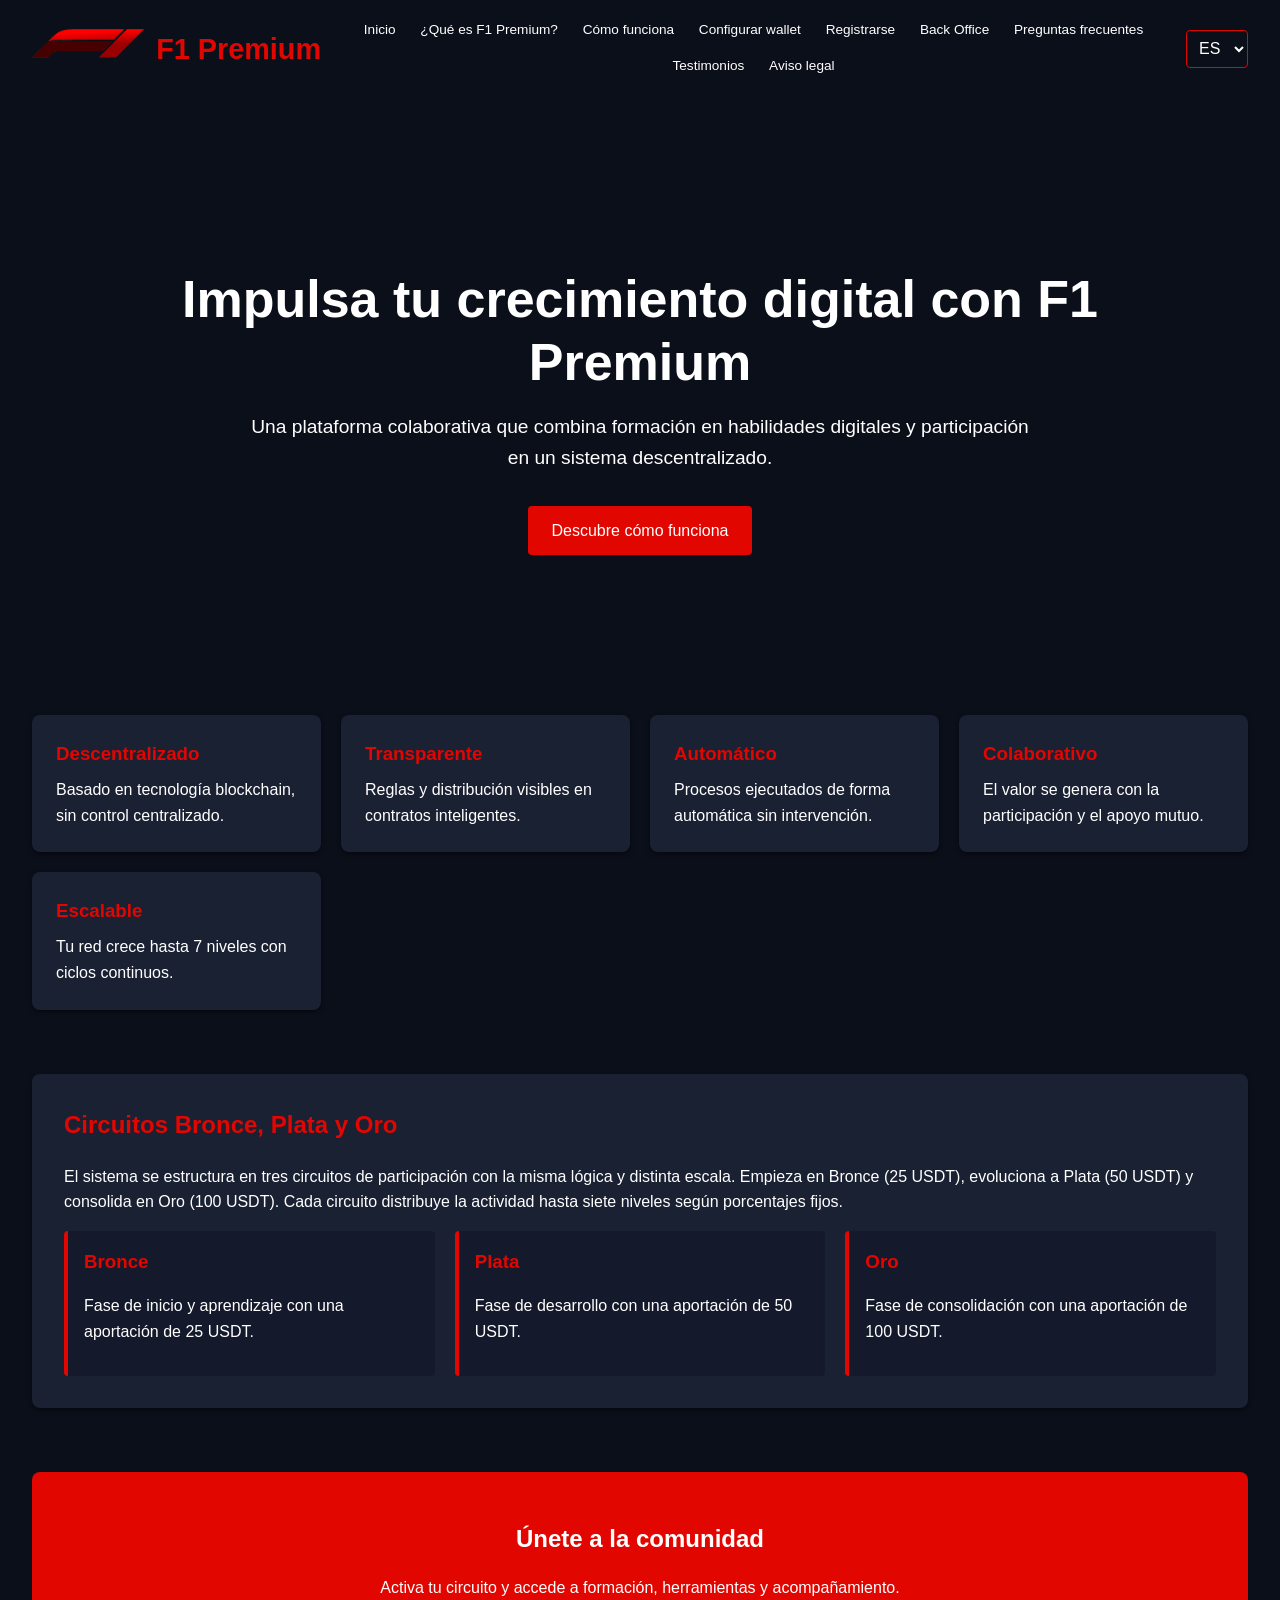
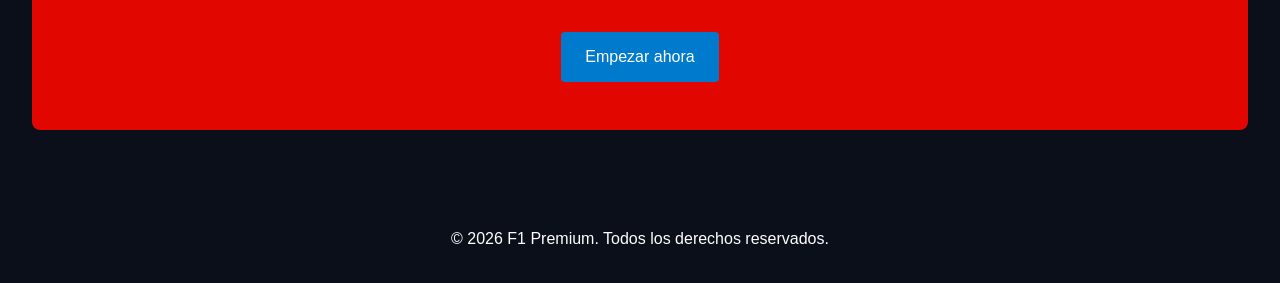
<file: index.html>
<!DOCTYPE html>
<html lang="es">
<head>
  <meta charset="UTF-8">
  <meta name="viewport" content="width=device-width, initial-scale=1.0">
  <title>F1 Premium</title>
  <link rel="stylesheet" href="style.css">
  <link rel="stylesheet" href="responsive.css">
</head>
<body>
  <header>
    <div class="logo">
      <img src="logo-f1.png" alt="F1 Premium" class="logo-img">
      <span class="logo-text">F1 Premium</span>
    </div>
    <nav>
      <ul>
        <li><a href="index.html" data-i18n="nav.home">Inicio</a></li>
        <li><a href="about.html" data-i18n="nav.about">¿Qué es F1 Premium?</a></li>
        <li><a href="how-it-works.html" data-i18n="nav.how">Cómo funciona</a></li>
        <li><a href="wallet.html" data-i18n="nav.wallet">Configurar wallet</a></li>
        <li><a href="register.html" data-i18n="nav.register">Registrarse</a></li>
        <li><a href="backoffice.html" data-i18n="nav.backoffice">Back Office</a></li>
        <li><a href="faq.html" data-i18n="nav.faq">Preguntas frecuentes</a></li>
        <li><a href="testimonials.html" data-i18n="nav.testimonials">Testimonios</a></li>
        <li><a href="legal.html" data-i18n="nav.legal">Aviso legal</a></li>
      </ul>
    </nav>
    <div class="language-selector">
      <select id="lang-select">
        <option value="es">ES</option>
        <option value="en">EN</option>
        <option value="fr">FR</option>
        <option value="de">DE</option>
        <option value="ar">AR</option>
        <option value="ro">RO</option>
      </select>
    </div>
  </header>

  <main>
    <section class="hero">
      <h1 data-i18n="home.hero.title"></h1>
      <p data-i18n="home.hero.subtitle"></p>
      <div class="buttons">
        <a href="how-it-works.html" data-i18n="home.hero.cta"></a>
      </div>
    </section>

    <section class="features">
      <div class="feature-card">
        <h3 data-i18n="home.features.feature1.title"></h3>
        <p data-i18n="home.features.feature1.desc"></p>
      </div>
      <div class="feature-card">
        <h3 data-i18n="home.features.feature2.title"></h3>
        <p data-i18n="home.features.feature2.desc"></p>
      </div>
      <div class="feature-card">
        <h3 data-i18n="home.features.feature3.title"></h3>
        <p data-i18n="home.features.feature3.desc"></p>
      </div>
      <div class="feature-card">
        <h3 data-i18n="home.features.feature4.title"></h3>
        <p data-i18n="home.features.feature4.desc"></p>
      </div>
      <div class="feature-card">
        <h3 data-i18n="home.features.feature5.title"></h3>
        <p data-i18n="home.features.feature5.desc"></p>
      </div>
    </section>

    <section class="circuits">
      <h2 data-i18n="home.circuits.title"></h2>
      <p data-i18n="home.circuits.desc"></p>
      <div class="circuit-list">
        <div class="circuit-item">
          <h3 data-i18n="home.circuits.bronce.title"></h3>
          <p data-i18n="home.circuits.bronce.desc"></p>
        </div>
        <div class="circuit-item">
          <h3 data-i18n="home.circuits.plata.title"></h3>
          <p data-i18n="home.circuits.plata.desc"></p>
        </div>
        <div class="circuit-item">
          <h3 data-i18n="home.circuits.oro.title"></h3>
          <p data-i18n="home.circuits.oro.desc"></p>
        </div>
      </div>
    </section>

    <section class="cta">
      <h2 data-i18n="home.cta.title"></h2>
      <p data-i18n="home.cta.desc"></p>
      <div class="cta-buttons">
        <a href="register.html" data-i18n="home.cta.button"></a>
      </div>
    </section>
  </main>

  <footer>
    <p data-i18n="footer.text"></p>
  </footer>

  <script src="script.js"></script>
  <script src="romanian-fix.js"></script>
</body>
</html>
</file>
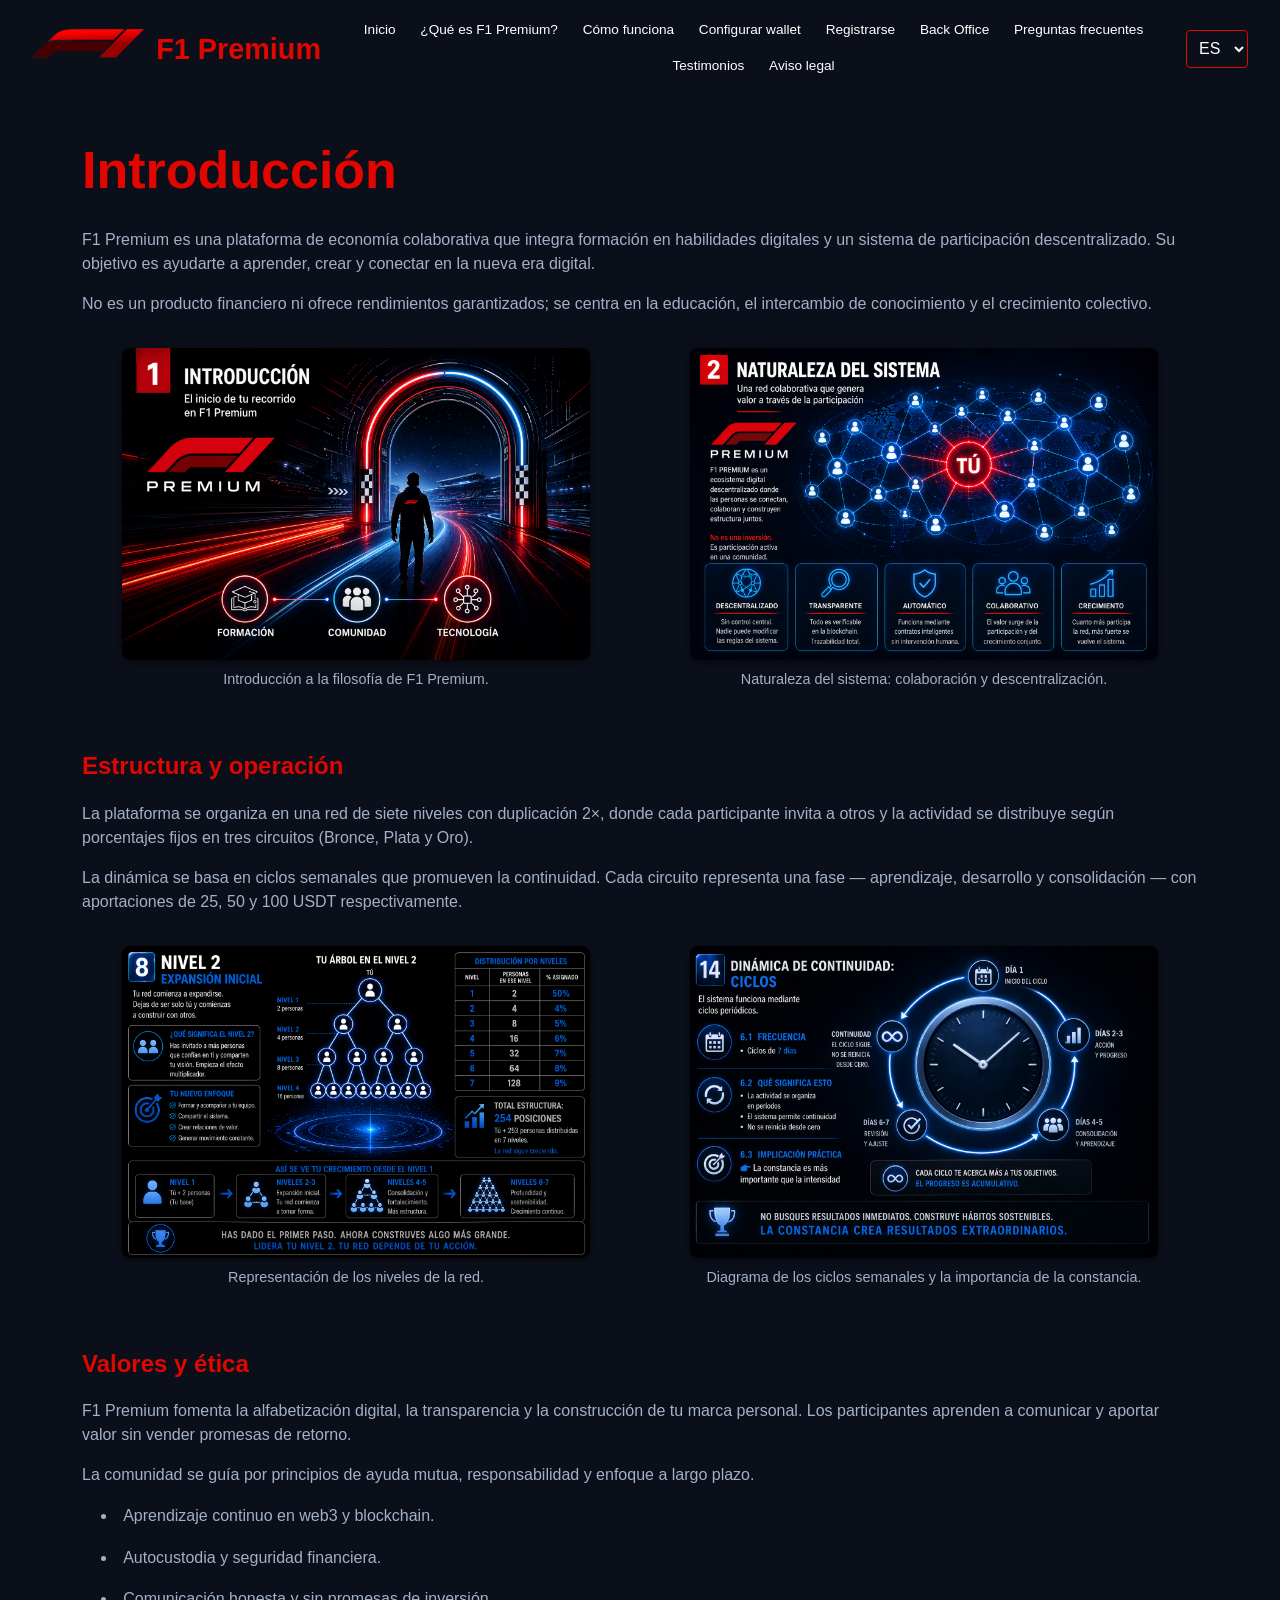
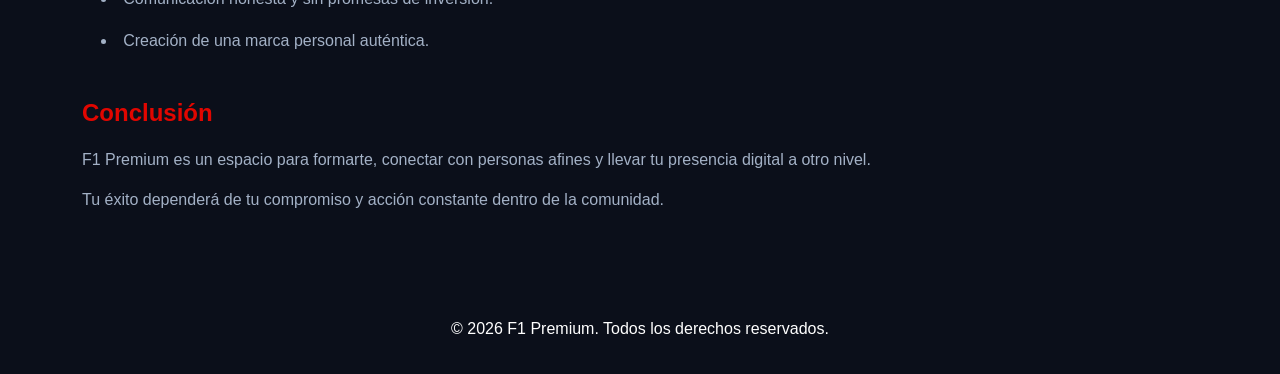
<file: about.html>
<!DOCTYPE html>
<html lang="es">
<head>
  <meta charset="UTF-8">
  <meta name="viewport" content="width=device-width, initial-scale=1.0">
  <title data-i18n="about.title">¿Qué es F1 Premium?</title>
  <link rel="stylesheet" href="style.css">
  <link rel="stylesheet" href="responsive.css">
</head>
<body>
  <!-- Header -->
  <header>
    <div class="logo">
      <img src="logo-f1.png" alt="F1 Premium" class="logo-img">
      <span class="logo-text">F1 Premium</span>
    </div>
    <nav>
      <ul>
        <li><a href="index.html" data-i18n="nav.home">Inicio</a></li>
        <li><a href="about.html" data-i18n="nav.about">¿Qué es F1 Premium?</a></li>
        <li><a href="how-it-works.html" data-i18n="nav.how">Cómo funciona</a></li>
        <li><a href="wallet.html" data-i18n="nav.wallet">Configurar wallet</a></li>
        <li><a href="register.html" data-i18n="nav.register">Registrarse</a></li>
        <li><a href="backoffice.html" data-i18n="nav.backoffice">Back Office</a></li>
        <li><a href="faq.html" data-i18n="nav.faq">Preguntas frecuentes</a></li>
        <li><a href="testimonials.html" data-i18n="nav.testimonials">Testimonios</a></li>
        <li><a href="legal.html" data-i18n="nav.legal">Aviso legal</a></li>
      </ul>
    </nav>
    <div class="language-selector">
      <select id="lang-select">
        <option value="es">ES</option>
        <option value="en">EN</option>
        <option value="fr">FR</option>
        <option value="de">DE</option>
        <option value="ar">AR</option>
        <option value="ro">RO</option>
      </select>
    </div>
  </header>

  <!-- Main content -->
  <main class="content-page">
    <!-- Introduction -->
    <section class="about-section">
      <h1 data-i18n="about.section1.title"></h1>
      <p data-i18n="about.section1.desc1"></p>
      <p data-i18n="about.section1.desc2"></p>
      <div class="image-row">
        <figure>
          <img src="introduccion.png" alt="Introducción" loading="lazy">
          <figcaption data-i18n="about.section1.fig1"></figcaption>
        </figure>
        <figure>
          <img src="naturaleza.png" alt="Naturaleza del sistema" loading="lazy">
          <figcaption data-i18n="about.section1.fig2"></figcaption>
        </figure>
      </div>
    </section>

    <!-- Platform layers -->
    <section class="about-section">
      <h2 data-i18n="about.section2.title"></h2>
      <p data-i18n="about.section2.desc1"></p>
      <p data-i18n="about.section2.desc2"></p>
      <div class="image-row">
        <figure>
          <img src="nivel2.png" alt="Estructura de niveles" loading="lazy">
          <figcaption data-i18n="about.section2.fig1"></figcaption>
        </figure>
        <figure>
          <img src="ciclos.png" alt="Ciclos semanales" loading="lazy">
          <figcaption data-i18n="about.section2.fig2"></figcaption>
        </figure>
      </div>
    </section>

    <!-- Values and ethics -->
    <section class="about-section">
      <h2 data-i18n="about.section3.title"></h2>
      <p data-i18n="about.section3.desc1"></p>
      <p data-i18n="about.section3.desc2"></p>
      <ul class="values-list">
        <li data-i18n="about.section3.item1"></li>
        <li data-i18n="about.section3.item2"></li>
        <li data-i18n="about.section3.item3"></li>
        <li data-i18n="about.section3.item4"></li>
      </ul>
    </section>

    <!-- Summary / conclusion -->
    <section class="about-section">
      <h2 data-i18n="about.section4.title"></h2>
      <p data-i18n="about.section4.desc1"></p>
      <p data-i18n="about.section4.desc2"></p>
    </section>
  </main>

  <footer>
    <p data-i18n="footer.text"></p>
  </footer>

  <script src="script.js"></script>
  <script src="romanian-fix.js"></script>
</body>
</html>
</file>
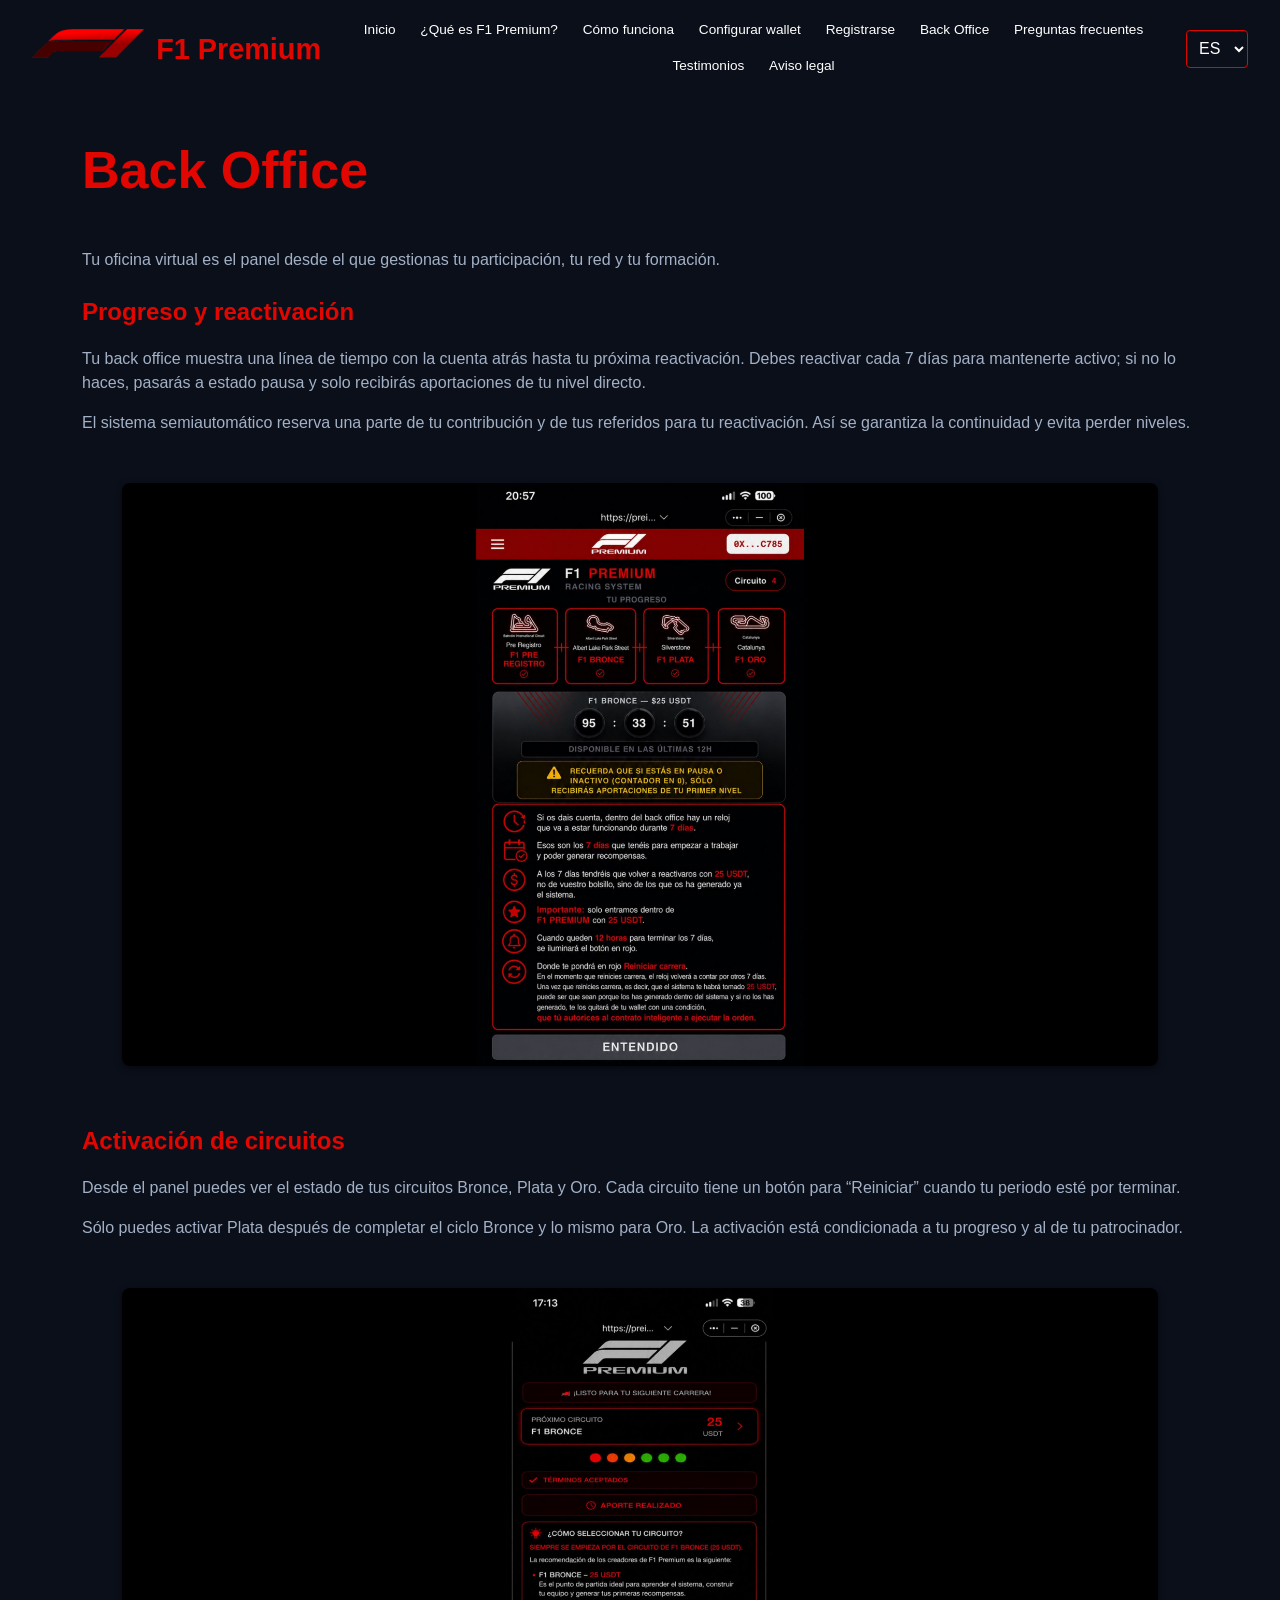
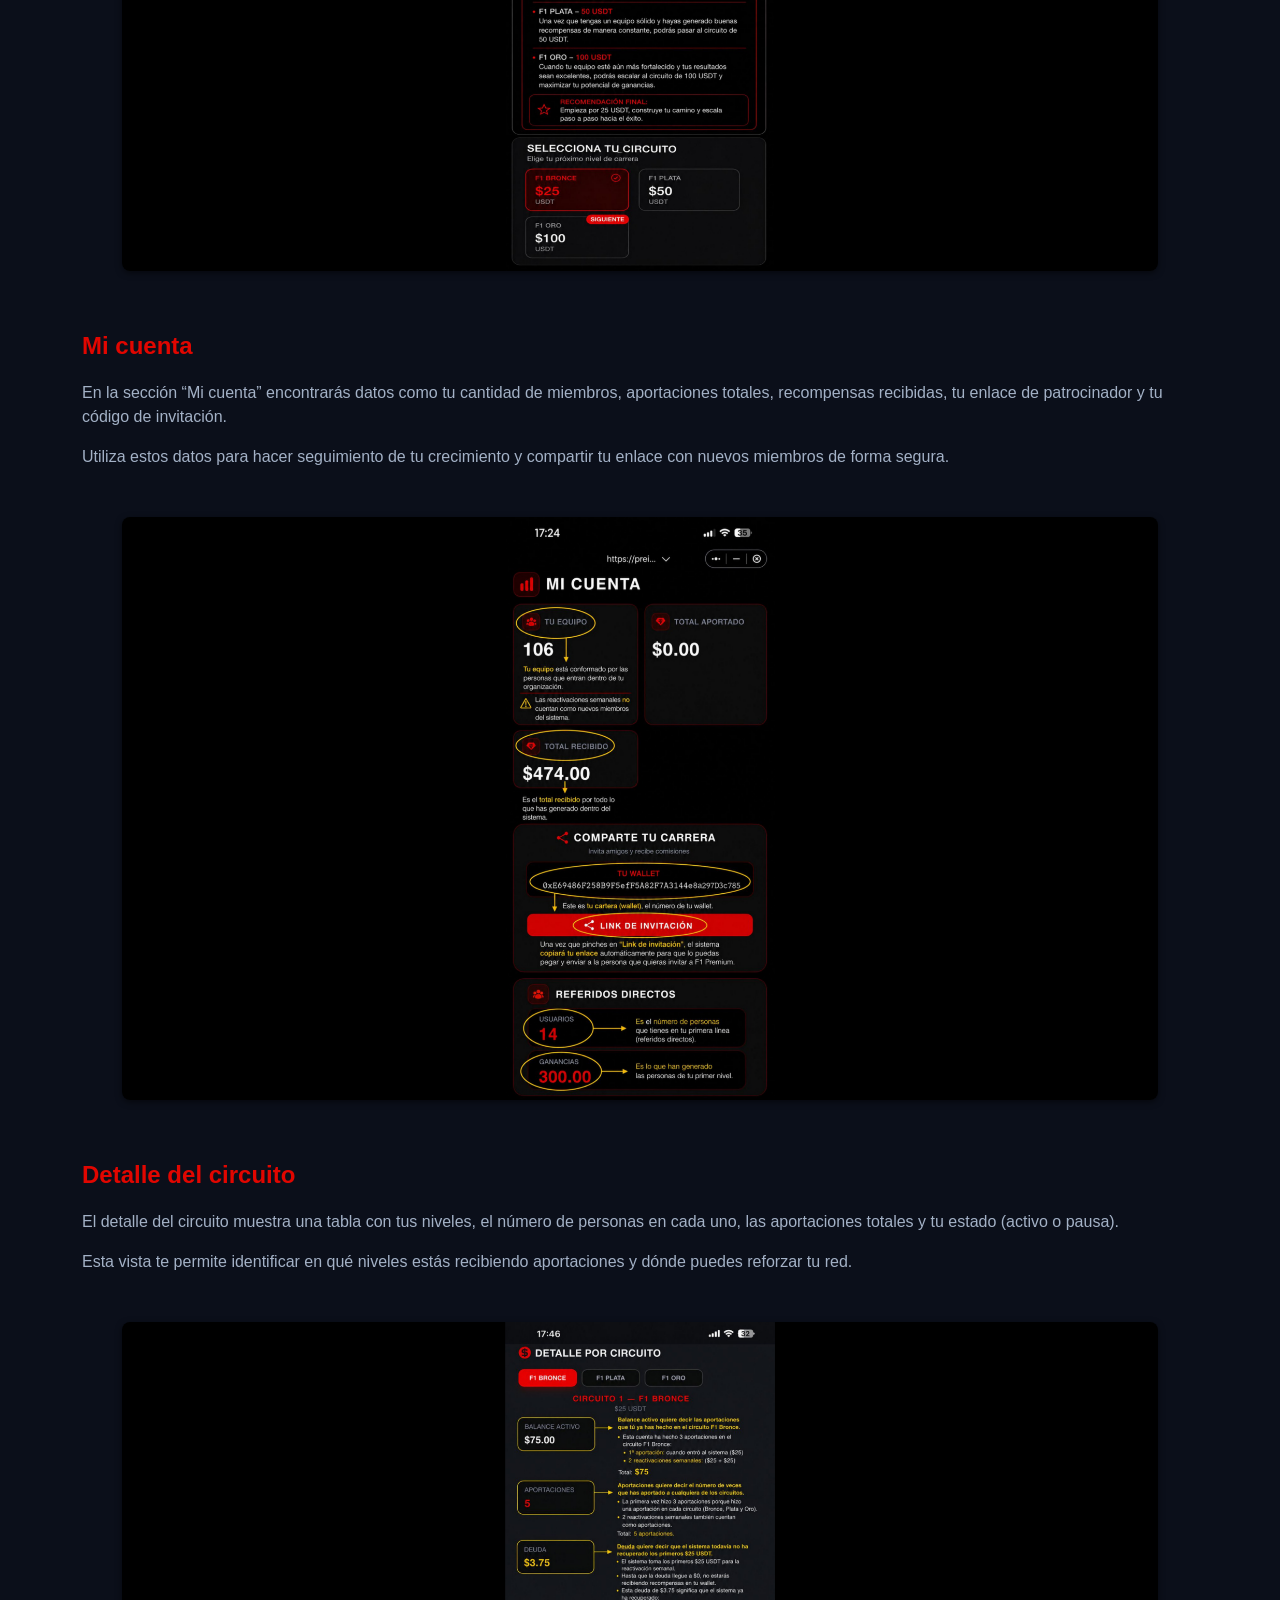
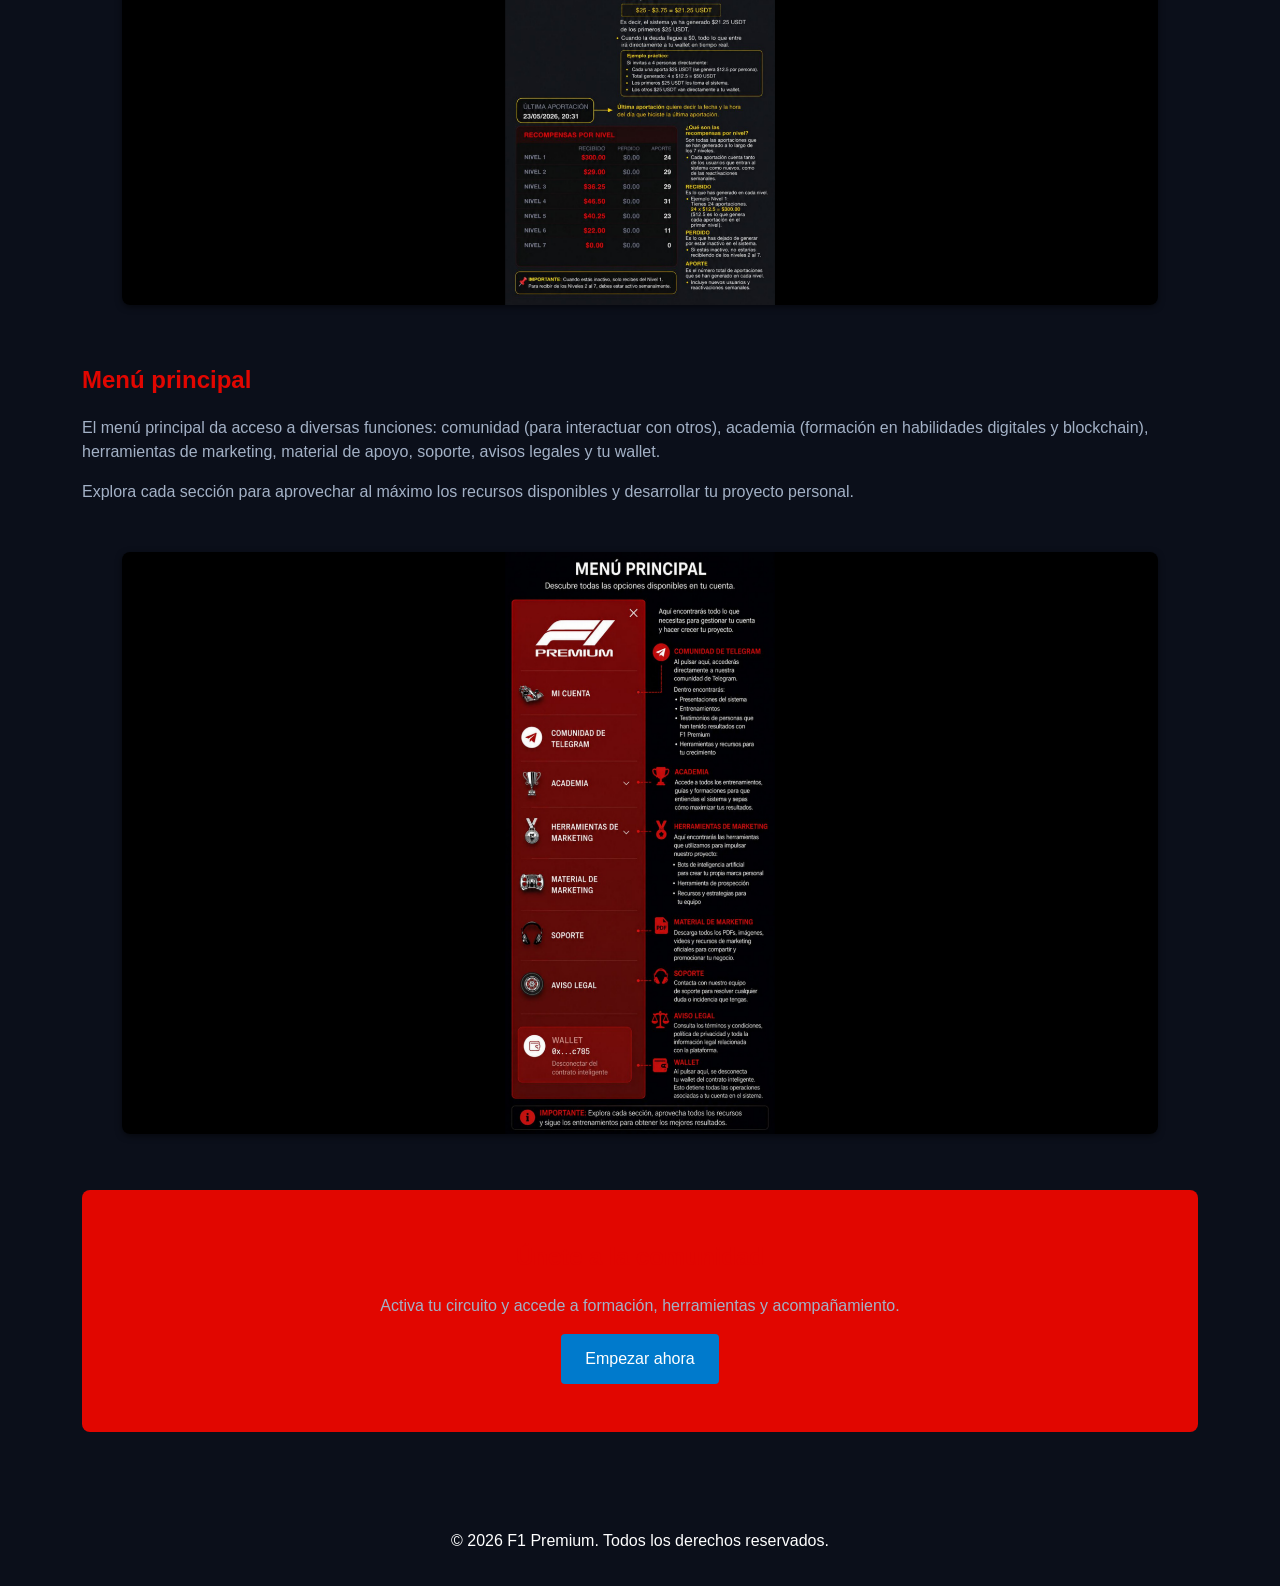
<file: backoffice.html>
<!DOCTYPE html>
<html lang="es">
<head>
  <meta charset="UTF-8">
  <meta name="viewport" content="width=device-width, initial-scale=1.0">
  <title data-i18n="backoffice.title">Back Office</title>
  <link rel="stylesheet" href="style.css">
  <link rel="stylesheet" href="responsive.css">
</head>
<body>
  <header>
    <div class="logo">
      <img src="logo-f1.png" alt="F1 Premium" class="logo-img">
      <span class="logo-text">F1 Premium</span>
    </div>
    <nav>
      <ul>
        <li><a href="index.html" data-i18n="nav.home">Inicio</a></li>
        <li><a href="about.html" data-i18n="nav.about">¿Qué es F1 Premium?</a></li>
        <li><a href="how-it-works.html" data-i18n="nav.how">Cómo funciona</a></li>
        <li><a href="wallet.html" data-i18n="nav.wallet">Configurar wallet</a></li>
        <li><a href="register.html" data-i18n="nav.register">Registrarse</a></li>
        <li><a href="backoffice.html" data-i18n="nav.backoffice">Back Office</a></li>
        <li><a href="faq.html" data-i18n="nav.faq">Preguntas frecuentes</a></li>
        <li><a href="testimonials.html" data-i18n="nav.testimonials">Testimonios</a></li>
        <li><a href="legal.html" data-i18n="nav.legal">Aviso legal</a></li>
      </ul>
    </nav>
    <div class="language-selector">
      <select id="lang-select">
        <option value="es">ES</option>
        <option value="en">EN</option>
        <option value="fr">FR</option>
        <option value="de">DE</option>
        <option value="ar">AR</option>
        <option value="ro">RO</option>
      </select>
    </div>
  </header>

  <main class="content-page">
    <h1 data-i18n="backoffice.title"></h1>
    <p data-i18n="backoffice.intro"></p>
    <!-- Section 1: Progress and reactivation -->
    <section class="backoffice-section">
      <h2 data-i18n="backoffice.section1.title"></h2>
      <p data-i18n="backoffice.section1.desc1"></p>
      <p data-i18n="backoffice.section1.desc2"></p>
      <div class="image-row">
        <figure>
          <img src="backoffice/progress.png" alt="Progreso y reactivación" loading="lazy">
        </figure>
      </div>
    </section>

    <!-- Section 2: Circuit activation -->
    <section class="backoffice-section">
      <h2 data-i18n="backoffice.section2.title"></h2>
      <p data-i18n="backoffice.section2.desc1"></p>
      <p data-i18n="backoffice.section2.desc2"></p>
      <div class="image-row">
        <figure>
          <img src="backoffice/circuits.png" alt="Activación de circuitos" loading="lazy">
        </figure>
      </div>
    </section>

    <!-- Section 3: My account -->
    <section class="backoffice-section">
      <h2 data-i18n="backoffice.section3.title"></h2>
      <p data-i18n="backoffice.section3.desc1"></p>
      <p data-i18n="backoffice.section3.desc2"></p>
      <div class="image-row">
        <figure>
          <img src="backoffice/mi_cuenta.png" alt="Mi cuenta" loading="lazy">
        </figure>
      </div>
    </section>

    <!-- Section 4: Circuit details -->
    <section class="backoffice-section">
      <h2 data-i18n="backoffice.section4.title"></h2>
      <p data-i18n="backoffice.section4.desc1"></p>
      <p data-i18n="backoffice.section4.desc2"></p>
      <div class="image-row">
        <figure>
          <img src="backoffice/detalle_circuito.png" alt="Detalle de circuitos" loading="lazy">
        </figure>
      </div>
    </section>

    <!-- Section 5: Main menu and tools -->
    <section class="backoffice-section">
      <h2 data-i18n="backoffice.section5.title"></h2>
      <p data-i18n="backoffice.section5.desc1"></p>
      <p data-i18n="backoffice.section5.desc2"></p>
      <div class="image-row">
        <figure>
          <img src="backoffice/menu_principal.png" alt="Menú principal" loading="lazy">
        </figure>
      </div>
    </section>

    <!-- CTA to encourage registration -->
    <div class="cta">
      <h2 data-i18n="home.cta.title"></h2>
      <p data-i18n="home.cta.desc"></p>
      <div class="cta-buttons">
        <a href="register.html" data-i18n="home.cta.button"></a>
      </div>
    </div>
  </main>

  <footer>
    <p data-i18n="footer.text"></p>
  </footer>

  <script src="script.js"></script>
  <script src="romanian-fix.js"></script>
</body>
</html>
</file>
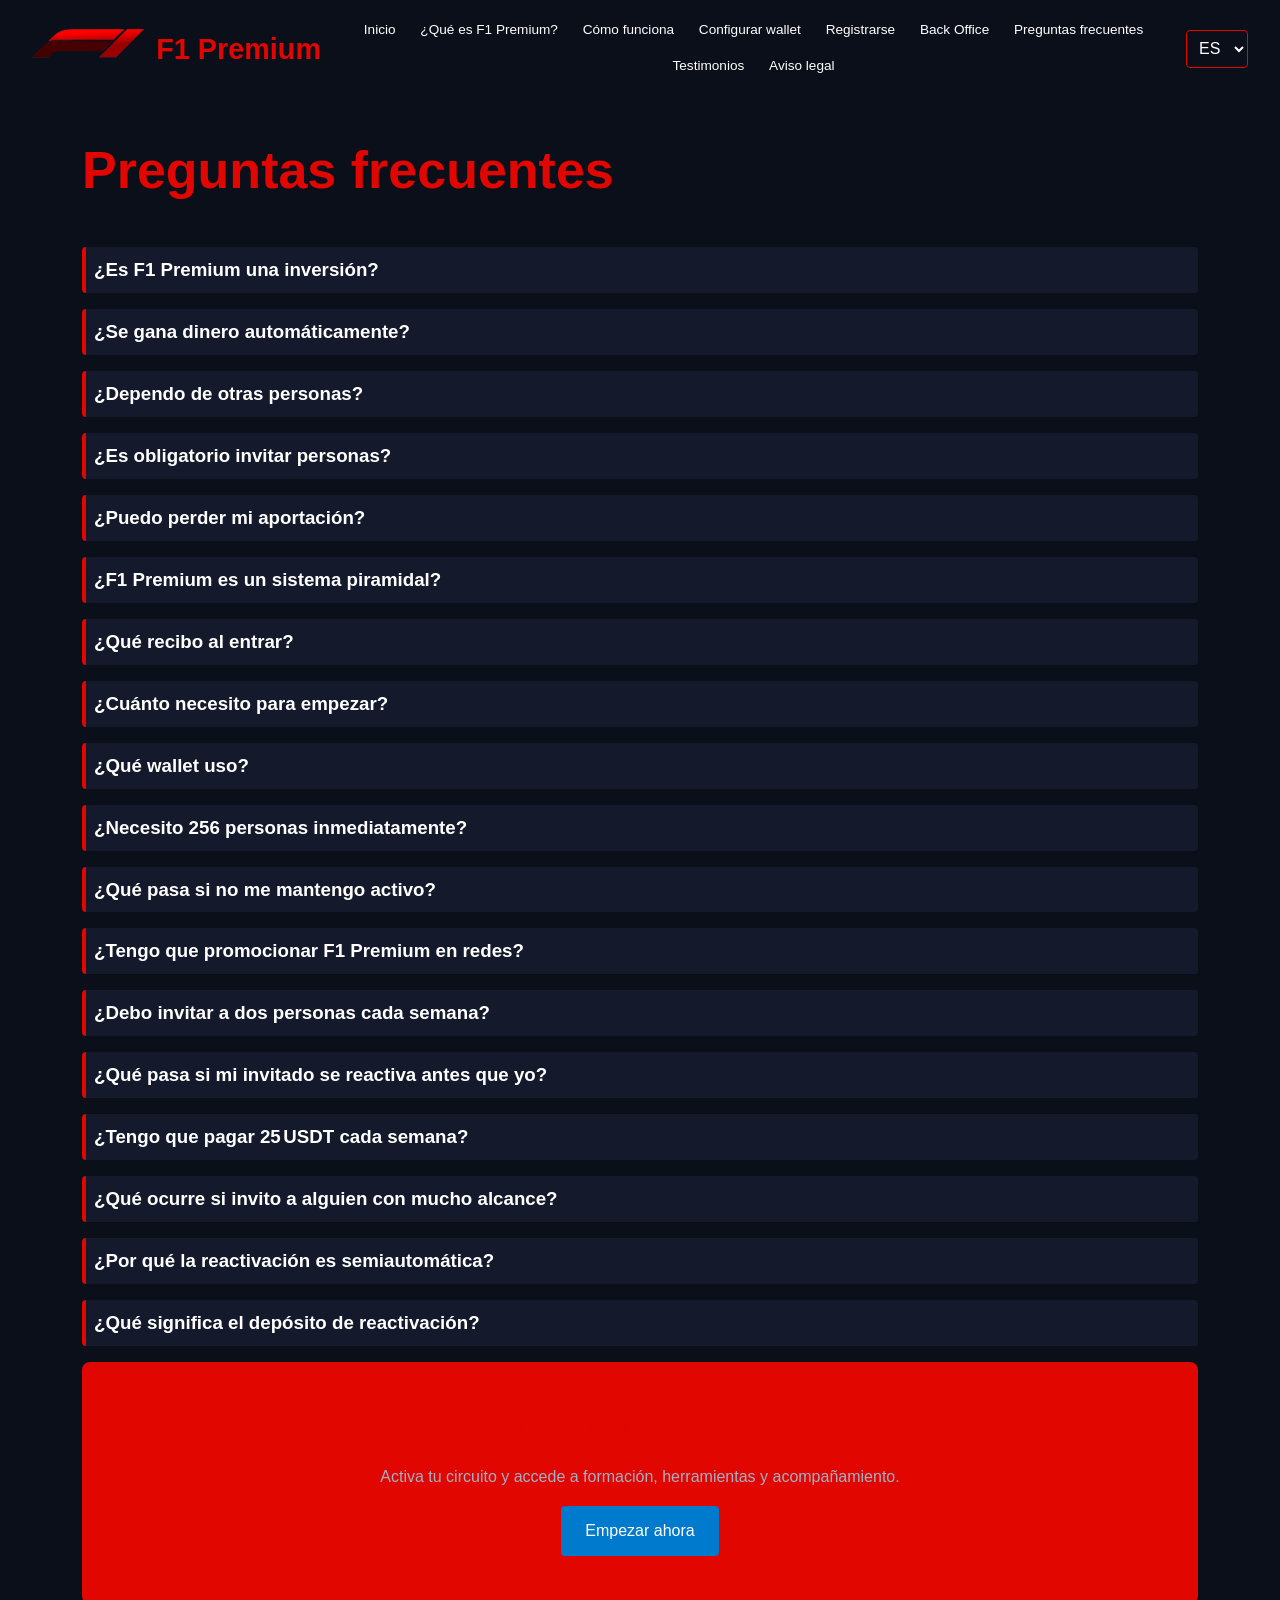
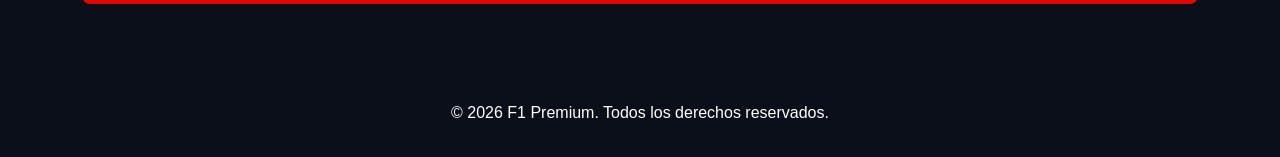
<file: faq.html>
<!DOCTYPE html>
<html lang="es">
<head>
  <meta charset="UTF-8">
  <meta name="viewport" content="width=device-width, initial-scale=1.0">
  <title data-i18n="faq.title">Preguntas frecuentes</title>
  <link rel="stylesheet" href="style.css">
  <link rel="stylesheet" href="responsive.css">
</head>
<body>
  <header>
    <div class="logo">
      <img src="logo-f1.png" alt="F1 Premium" class="logo-img">
      <span class="logo-text">F1 Premium</span>
    </div>
    <nav>
      <ul>
        <li><a href="index.html" data-i18n="nav.home">Inicio</a></li>
        <li><a href="about.html" data-i18n="nav.about">¿Qué es F1 Premium?</a></li>
        <li><a href="how-it-works.html" data-i18n="nav.how">Cómo funciona</a></li>
        <li><a href="wallet.html" data-i18n="nav.wallet">Configurar wallet</a></li>
        <li><a href="register.html" data-i18n="nav.register">Registrarse</a></li>
        <li><a href="backoffice.html" data-i18n="nav.backoffice">Back Office</a></li>
        <li><a href="faq.html" data-i18n="nav.faq">Preguntas frecuentes</a></li>
        <li><a href="testimonials.html" data-i18n="nav.testimonials">Testimonios</a></li>
        <li><a href="legal.html" data-i18n="nav.legal">Aviso legal</a></li>
      </ul>
    </nav>
    <div class="language-selector">
      <select id="lang-select">
        <option value="es">ES</option>
        <option value="en">EN</option>
        <option value="fr">FR</option>
        <option value="de">DE</option>
        <option value="ar">AR</option>
        <option value="ro">RO</option>
      </select>
    </div>
  </header>

  <main class="content-page">
    <h1 data-i18n="faq.title"></h1>
    <!-- FAQ items: clicking on the question reveals the answer -->
    <div class="faq-item">
      <h3 data-i18n="faq.q1"></h3>
      <p data-i18n="faq.a1"></p>
    </div>
    <div class="faq-item">
      <h3 data-i18n="faq.q2"></h3>
      <p data-i18n="faq.a2"></p>
    </div>
    <div class="faq-item">
      <h3 data-i18n="faq.q3"></h3>
      <p data-i18n="faq.a3"></p>
    </div>
    <div class="faq-item">
      <h3 data-i18n="faq.q4"></h3>
      <p data-i18n="faq.a4"></p>
    </div>
    <div class="faq-item">
      <h3 data-i18n="faq.q5"></h3>
      <p data-i18n="faq.a5"></p>
    </div>
    <div class="faq-item">
      <h3 data-i18n="faq.q6"></h3>
      <p data-i18n="faq.a6"></p>
    </div>
    <div class="faq-item">
      <h3 data-i18n="faq.q7"></h3>
      <p data-i18n="faq.a7"></p>
    </div>
    <div class="faq-item">
      <h3 data-i18n="faq.q8"></h3>
      <p data-i18n="faq.a8"></p>
    </div>
    <div class="faq-item">
      <h3 data-i18n="faq.q9"></h3>
      <p data-i18n="faq.a9"></p>
    </div>
    <div class="faq-item">
      <h3 data-i18n="faq.q10"></h3>
      <p data-i18n="faq.a10"></p>
    </div>
    <div class="faq-item">
      <h3 data-i18n="faq.q11"></h3>
      <p data-i18n="faq.a11"></p>
    </div>
    <div class="faq-item">
      <h3 data-i18n="faq.q12"></h3>
      <p data-i18n="faq.a12"></p>
    </div>

    <!-- Additional FAQs -->
    <div class="faq-item">
      <h3 data-i18n="faq.q13"></h3>
      <p data-i18n="faq.a13"></p>
    </div>
    <div class="faq-item">
      <h3 data-i18n="faq.q14"></h3>
      <p data-i18n="faq.a14"></p>
    </div>
    <div class="faq-item">
      <h3 data-i18n="faq.q15"></h3>
      <p data-i18n="faq.a15"></p>
    </div>
    <div class="faq-item">
      <h3 data-i18n="faq.q16"></h3>
      <p data-i18n="faq.a16"></p>
    </div>
    <div class="faq-item">
      <h3 data-i18n="faq.q17"></h3>
      <p data-i18n="faq.a17"></p>
    </div>
    <div class="faq-item">
      <h3 data-i18n="faq.q18"></h3>
      <p data-i18n="faq.a18"></p>
    </div>

    <!-- CTA after FAQs -->
    <div class="cta">
      <h2 data-i18n="home.cta.title"></h2>
      <p data-i18n="home.cta.desc"></p>
      <div class="cta-buttons">
        <a href="register.html" data-i18n="home.cta.button"></a>
      </div>
    </div>
  </main>

  <footer>
    <p data-i18n="footer.text"></p>
  </footer>

  <script src="script.js"></script>
  <script src="romanian-fix.js"></script>
</body>
</html>
</file>
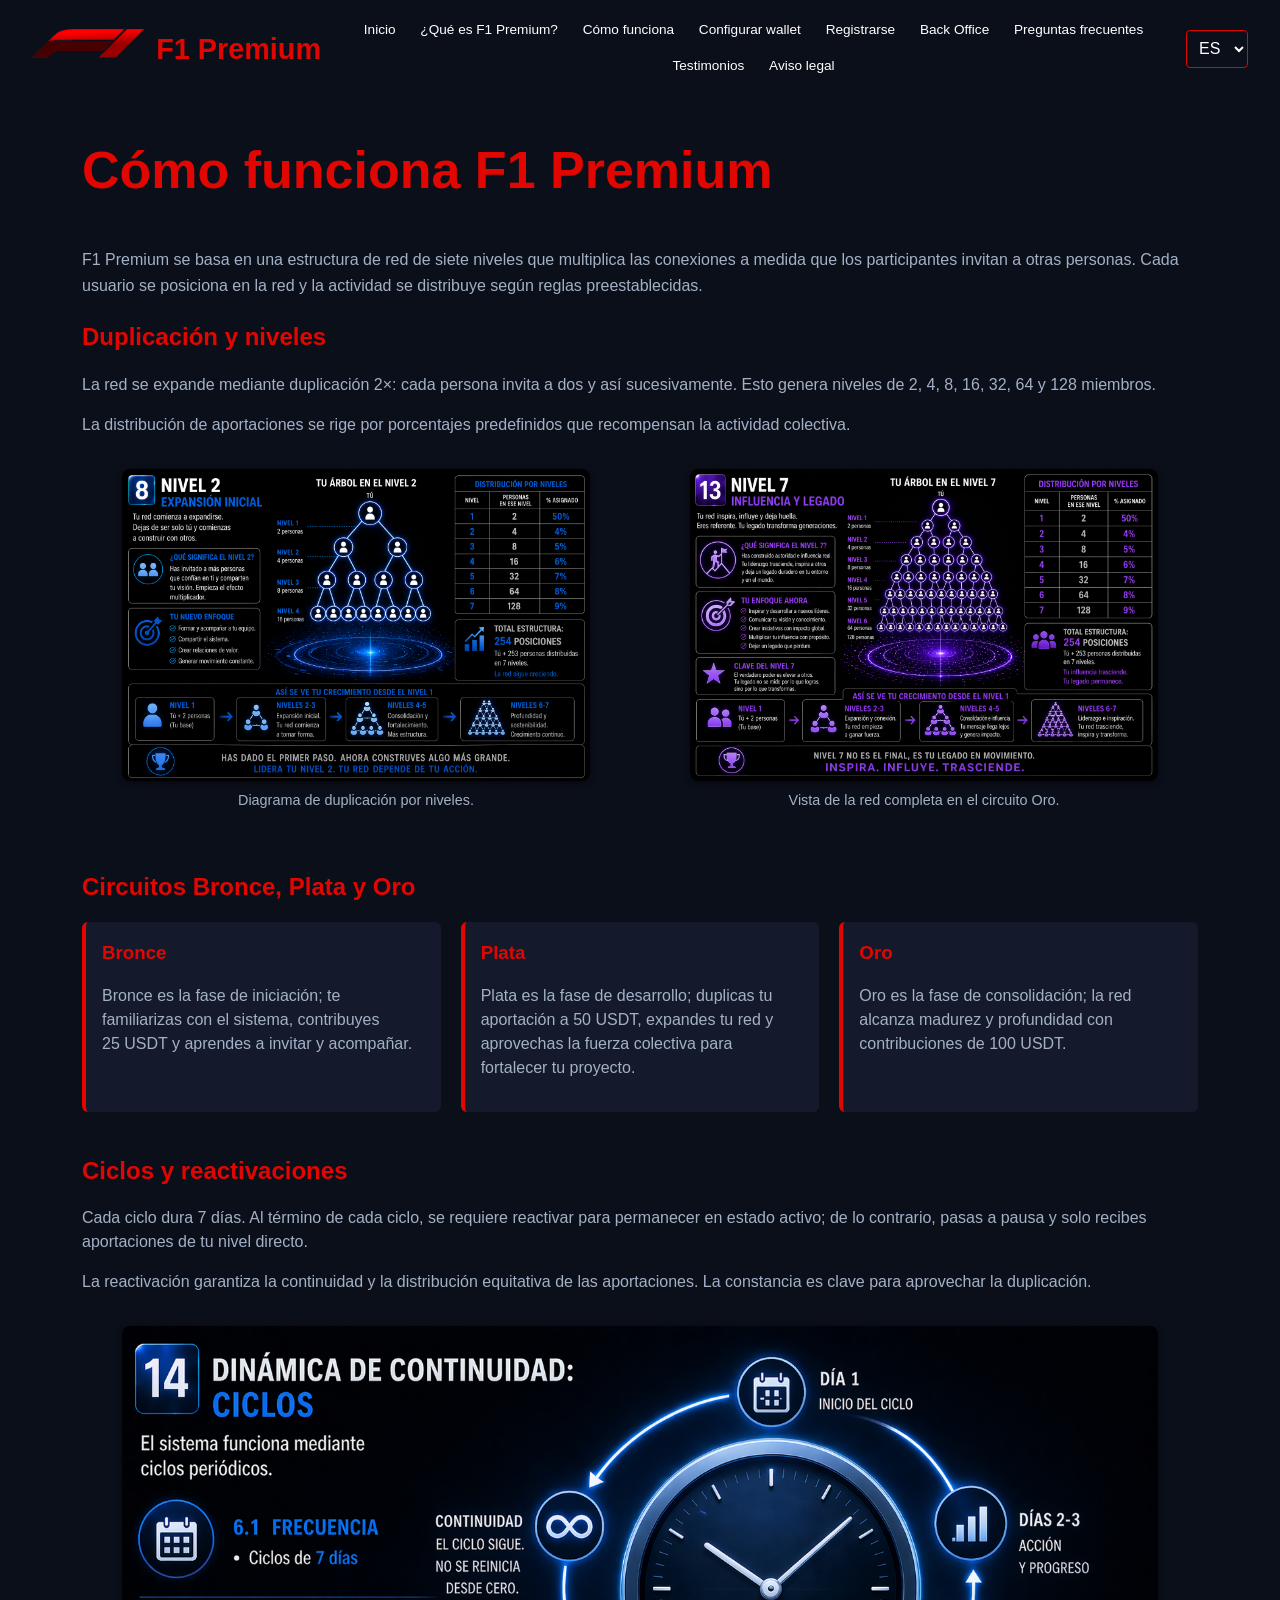
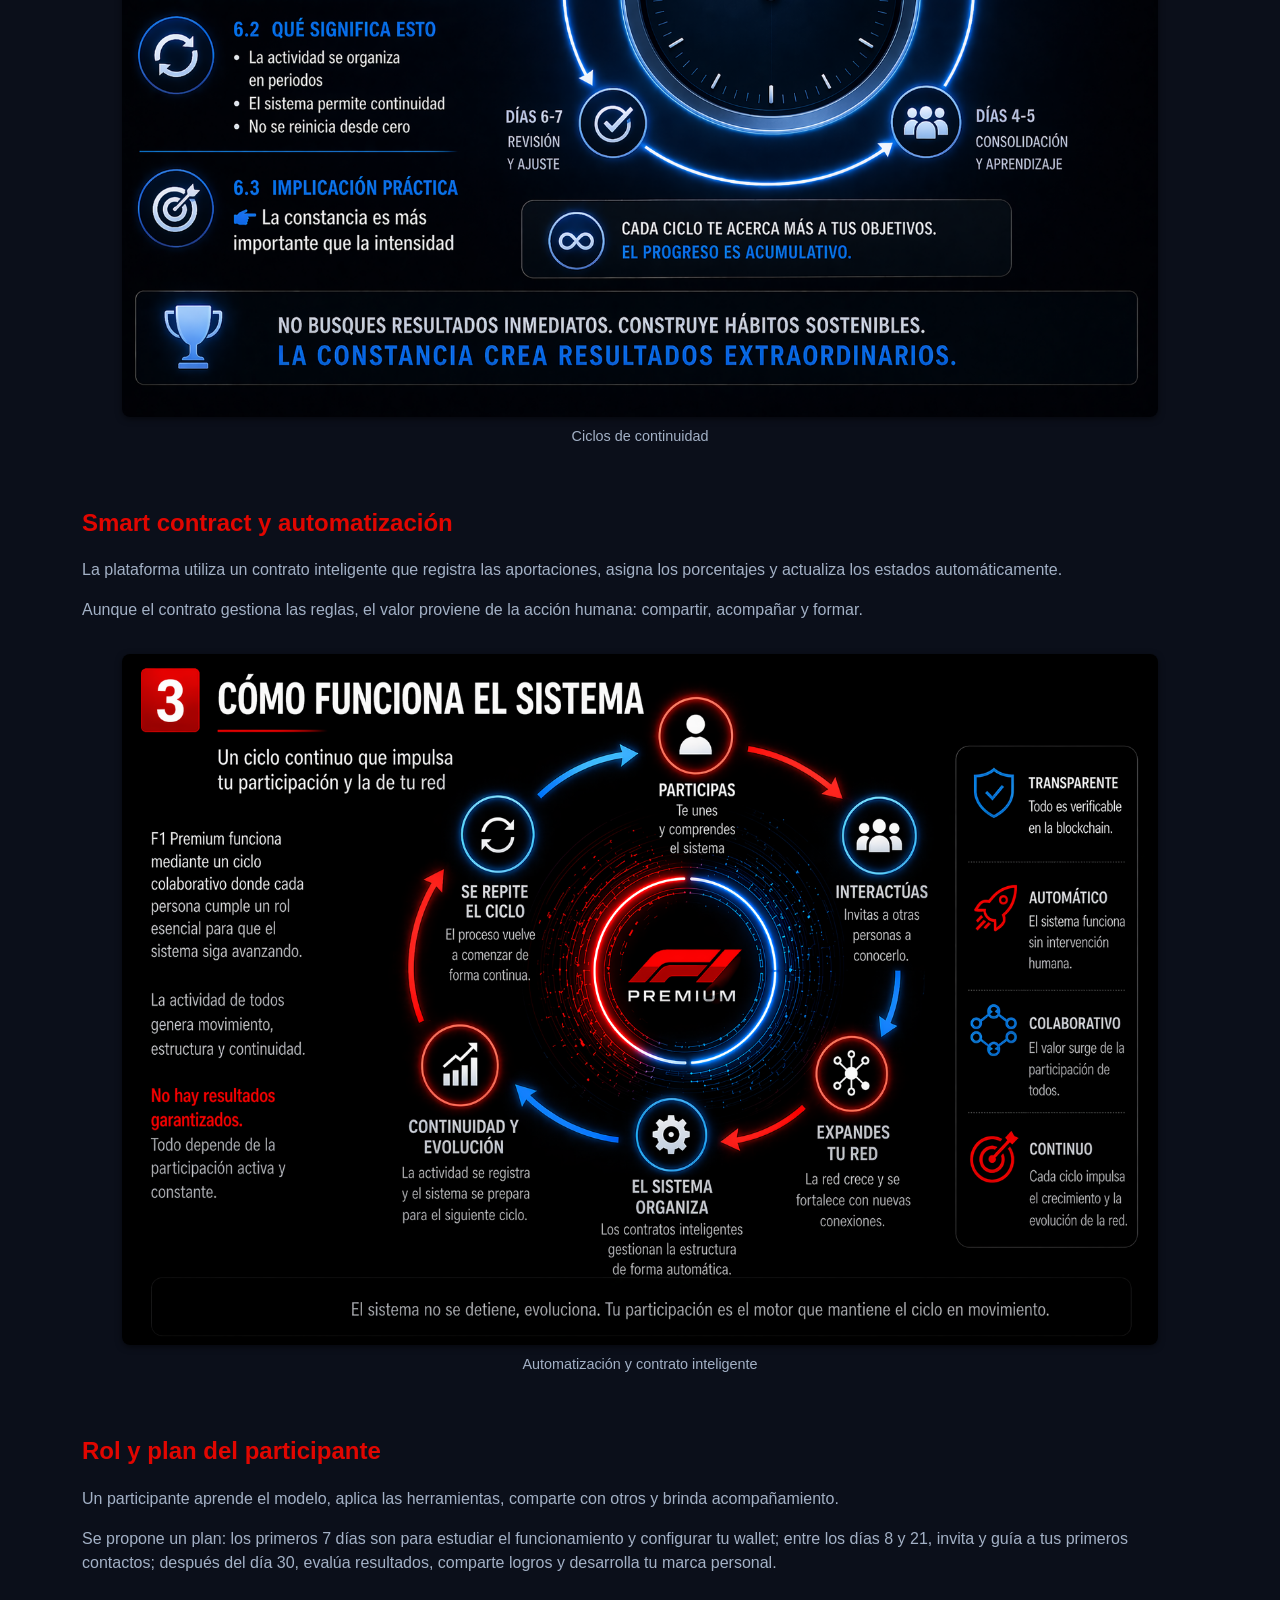
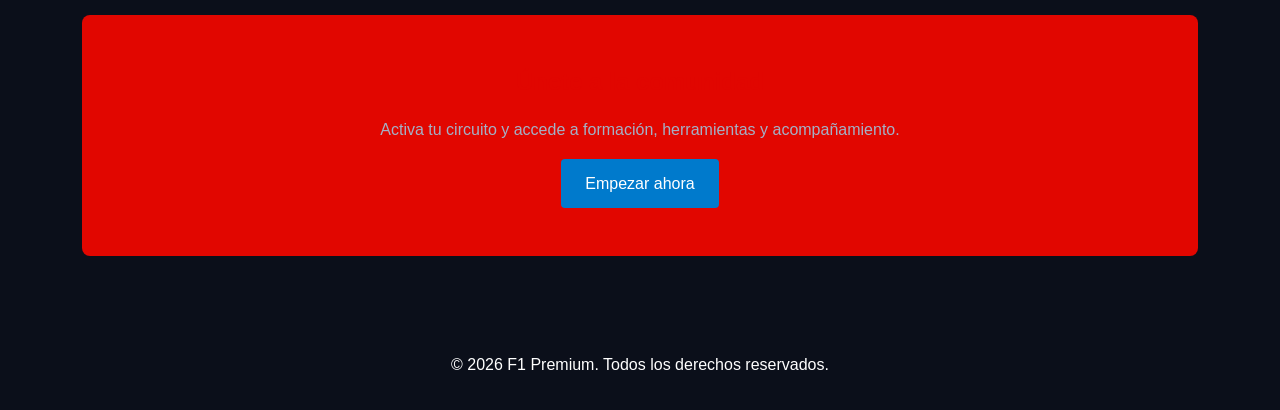
<file: how-it-works.html>
<!DOCTYPE html>
<html lang="es">
<head>
  <meta charset="UTF-8">
  <meta name="viewport" content="width=device-width, initial-scale=1.0">
  <title data-i18n="how.title">Cómo funciona F1 Premium</title>
  <link rel="stylesheet" href="style.css">
  <link rel="stylesheet" href="responsive.css">
</head>
<body>
  <header>
    <div class="logo">
      <img src="logo-f1.png" alt="F1 Premium" class="logo-img">
      <span class="logo-text">F1 Premium</span>
    </div>
    <nav>
      <ul>
        <li><a href="index.html" data-i18n="nav.home">Inicio</a></li>
        <li><a href="about.html" data-i18n="nav.about">¿Qué es F1 Premium?</a></li>
        <li><a href="how-it-works.html" data-i18n="nav.how">Cómo funciona</a></li>
        <li><a href="wallet.html" data-i18n="nav.wallet">Configurar wallet</a></li>
        <li><a href="register.html" data-i18n="nav.register">Registrarse</a></li>
        <li><a href="backoffice.html" data-i18n="nav.backoffice">Back Office</a></li>
        <li><a href="faq.html" data-i18n="nav.faq">Preguntas frecuentes</a></li>
        <li><a href="testimonials.html" data-i18n="nav.testimonials">Testimonios</a></li>
        <li><a href="legal.html" data-i18n="nav.legal">Aviso legal</a></li>
      </ul>
    </nav>
    <div class="language-selector">
      <select id="lang-select">
        <option value="es">ES</option>
        <option value="en">EN</option>
        <option value="fr">FR</option>
        <option value="de">DE</option>
        <option value="ar">AR</option>
        <option value="ro">RO</option>
      </select>
    </div>
  </header>

  <main class="content-page">
    <h1 data-i18n="how.title"></h1>
    <p data-i18n="how.intro"></p>

    <!-- Network duplication and levels -->
    <section class="how-section">
      <h2 data-i18n="how.network.title"></h2>
      <p data-i18n="how.network.desc1"></p>
      <p data-i18n="how.network.desc2"></p>
      <div class="image-row">
        <figure>
          <img src="nivel2.png" alt="Duplicación de niveles" loading="lazy">
          <figcaption data-i18n="how.network.image1.caption"></figcaption>
        </figure>
        <figure>
          <img src="nivel7.png" alt="Red completa" loading="lazy">
          <figcaption data-i18n="how.network.image2.caption"></figcaption>
        </figure>
      </div>
    </section>

    <!-- Circuit phases detail -->
    <section class="how-section">
      <h2 data-i18n="how.circuits.details.title"></h2>
      <div class="circuits-detail">
        <div class="circuit-detail">
          <h3 data-i18n="home.circuits.bronce.title"></h3>
          <p data-i18n="how.circuits.details.bronce.desc"></p>
        </div>
        <div class="circuit-detail">
          <h3 data-i18n="home.circuits.plata.title"></h3>
          <p data-i18n="how.circuits.details.plata.desc"></p>
        </div>
        <div class="circuit-detail">
          <h3 data-i18n="home.circuits.oro.title"></h3>
          <p data-i18n="how.circuits.details.oro.desc"></p>
        </div>
      </div>
    </section>

    <!-- Cycles and reactivations -->
    <section class="how-section">
      <h2 data-i18n="how.cycles.details.title"></h2>
      <p data-i18n="how.cycles.details.desc1"></p>
      <p data-i18n="how.cycles.details.desc2"></p>
      <div class="image-row">
        <figure>
          <img src="ciclos.png" alt="Ciclos de continuidad" loading="lazy">
          <figcaption data-i18n="how.cycles.title"></figcaption>
        </figure>
      </div>
    </section>

    <!-- Automation and smart contract -->
    <section class="how-section">
      <h2 data-i18n="how.automation.details.title"></h2>
      <p data-i18n="how.automation.details.desc1"></p>
      <p data-i18n="how.automation.details.desc2"></p>
      <div class="image-row">
        <figure>
          <img src="como-funciona.png" alt="Automatización y contrato inteligente" loading="lazy">
          <figcaption data-i18n="how.automation.title"></figcaption>
        </figure>
      </div>
    </section>

    <!-- Participant roles and plan -->
    <section class="how-section">
      <h2 data-i18n="how.participation.details.title"></h2>
      <p data-i18n="how.participation.details.desc1"></p>
      <p data-i18n="how.participation.details.desc2"></p>
    </section>

    <!-- Call to action at the end of the how page -->
    <div class="cta">
      <h2 data-i18n="home.cta.title"></h2>
      <p data-i18n="home.cta.desc"></p>
      <div class="cta-buttons">
        <a href="register.html" data-i18n="home.cta.button"></a>
      </div>
    </div>
  </main>

  <footer>
    <p data-i18n="footer.text"></p>
  </footer>

  <script src="script.js"></script>
  <script src="romanian-fix.js"></script>
</body>
</html>
</file>
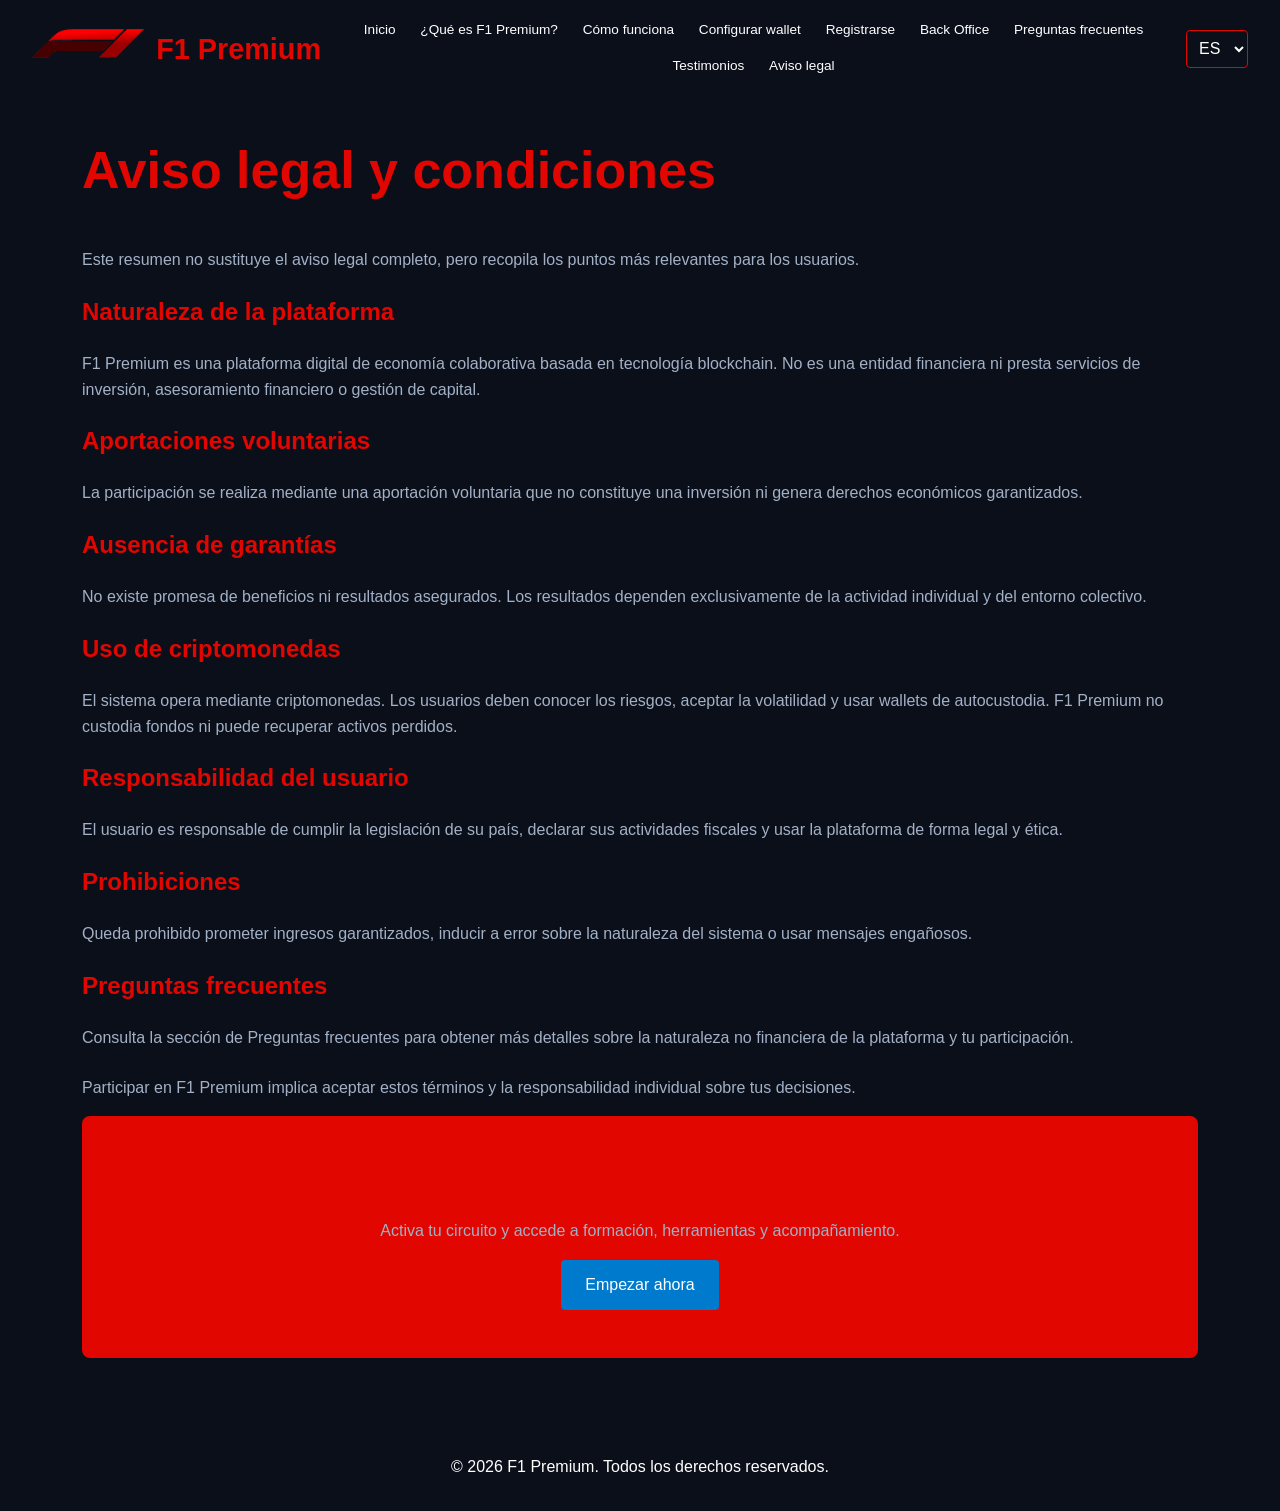
<file: legal.html>
<!DOCTYPE html>
<html lang="es">
<head>
  <meta charset="UTF-8">
  <meta name="viewport" content="width=device-width, initial-scale=1.0">
  <title data-i18n="legal.title">Aviso legal y condiciones</title>
  <link rel="stylesheet" href="style.css">
  <link rel="stylesheet" href="responsive.css">
</head>
<body>
  <header>
    <div class="logo">
      <img src="logo-f1.png" alt="F1 Premium" class="logo-img">
      <span class="logo-text">F1 Premium</span>
    </div>
    <nav>
      <ul>
        <li><a href="index.html" data-i18n="nav.home">Inicio</a></li>
        <li><a href="about.html" data-i18n="nav.about">¿Qué es F1 Premium?</a></li>
        <li><a href="how-it-works.html" data-i18n="nav.how">Cómo funciona</a></li>
        <li><a href="wallet.html" data-i18n="nav.wallet">Configurar wallet</a></li>
        <li><a href="register.html" data-i18n="nav.register">Registrarse</a></li>
        <li><a href="backoffice.html" data-i18n="nav.backoffice">Back Office</a></li>
        <li><a href="faq.html" data-i18n="nav.faq">Preguntas frecuentes</a></li>
        <li><a href="testimonials.html" data-i18n="nav.testimonials">Testimonios</a></li>
        <li><a href="legal.html" data-i18n="nav.legal">Aviso legal</a></li>
      </ul>
    </nav>
    <div class="language-selector">
      <select id="lang-select">
        <option value="es">ES</option>
        <option value="en">EN</option>
        <option value="fr">FR</option>
        <option value="de">DE</option>
        <option value="ar">AR</option>
        <option value="ro">RO</option>
      </select>
    </div>
  </header>

  <main class="content-page">
    <h1 data-i18n="legal.title"></h1>
    <p data-i18n="legal.intro"></p>

    <section>
      <h2 data-i18n="legal.item1.title"></h2>
      <p data-i18n="legal.item1.desc"></p>
    </section>
    <section>
      <h2 data-i18n="legal.item2.title"></h2>
      <p data-i18n="legal.item2.desc"></p>
    </section>
    <section>
      <h2 data-i18n="legal.item3.title"></h2>
      <p data-i18n="legal.item3.desc"></p>
    </section>
    <section>
      <h2 data-i18n="legal.item4.title"></h2>
      <p data-i18n="legal.item4.desc"></p>
    </section>
    <section>
      <h2 data-i18n="legal.item5.title"></h2>
      <p data-i18n="legal.item5.desc"></p>
    </section>
    <section>
      <h2 data-i18n="legal.item6.title"></h2>
      <p data-i18n="legal.item6.desc"></p>
    </section>
    <section>
      <h2 data-i18n="legal.item7.title"></h2>
      <p data-i18n="legal.item7.desc"></p>
    </section>
    <p data-i18n="legal.conclusion" style="margin-top: 1.5rem;"></p>

    <div class="cta">
      <h2 data-i18n="home.cta.title"></h2>
      <p data-i18n="home.cta.desc"></p>
      <div class="cta-buttons">
        <a href="register.html" data-i18n="home.cta.button"></a>
      </div>
    </div>
  </main>

  <footer>
    <p data-i18n="footer.text"></p>
  </footer>

  <script src="script.js"></script>
  <script src="romanian-fix.js"></script>
</body>
</html>
</file>
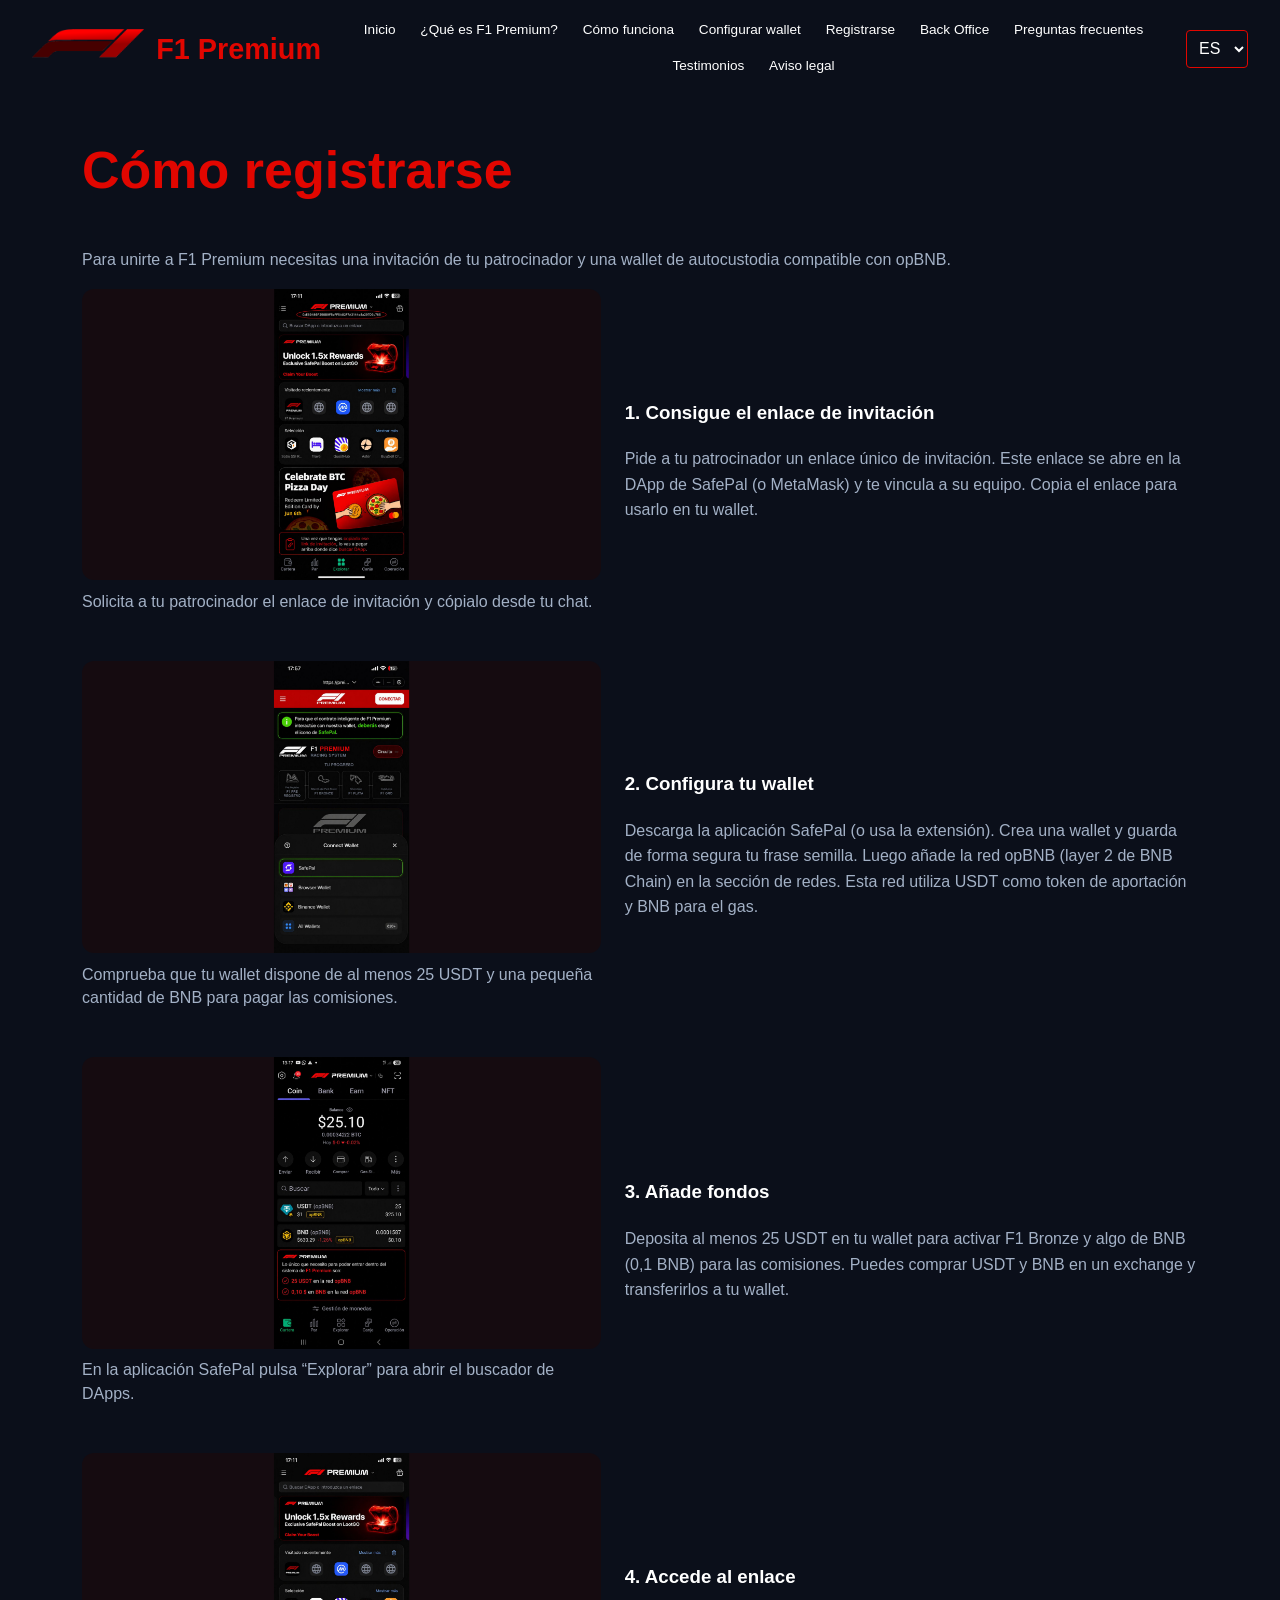
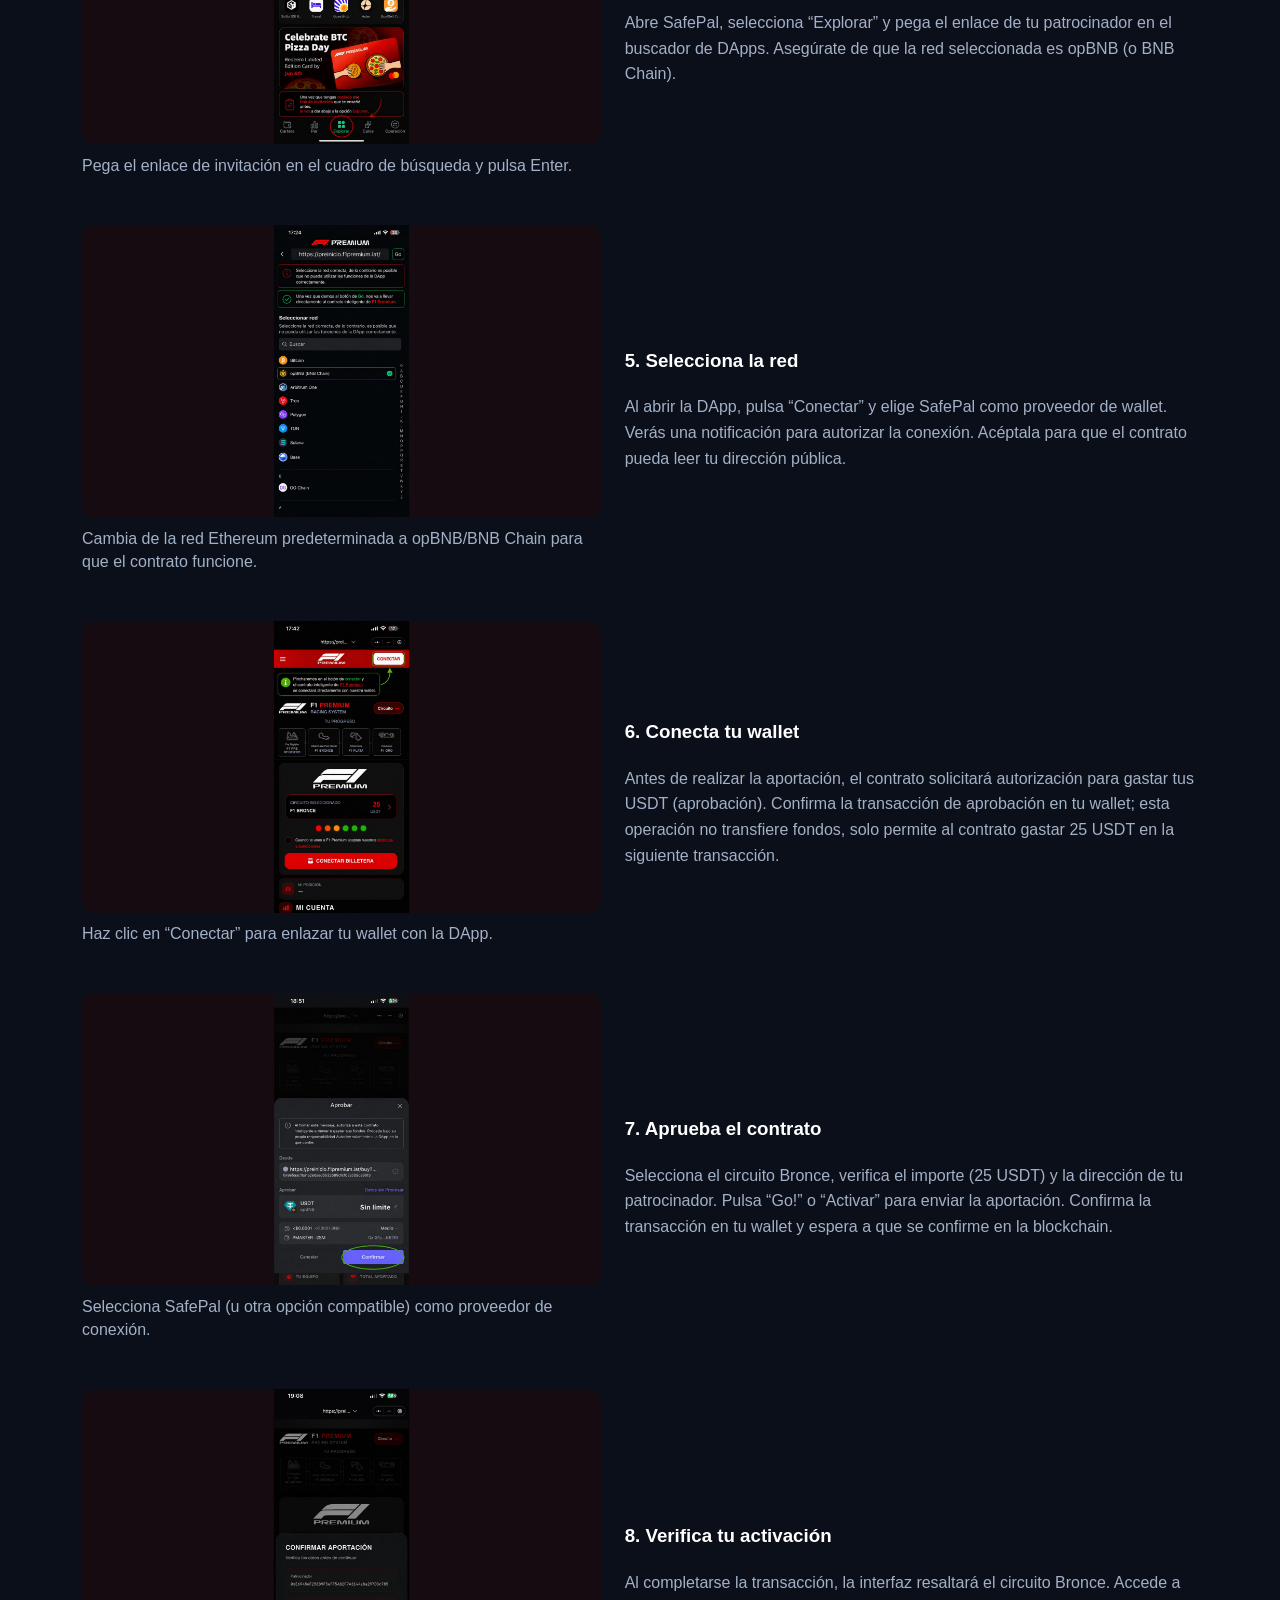
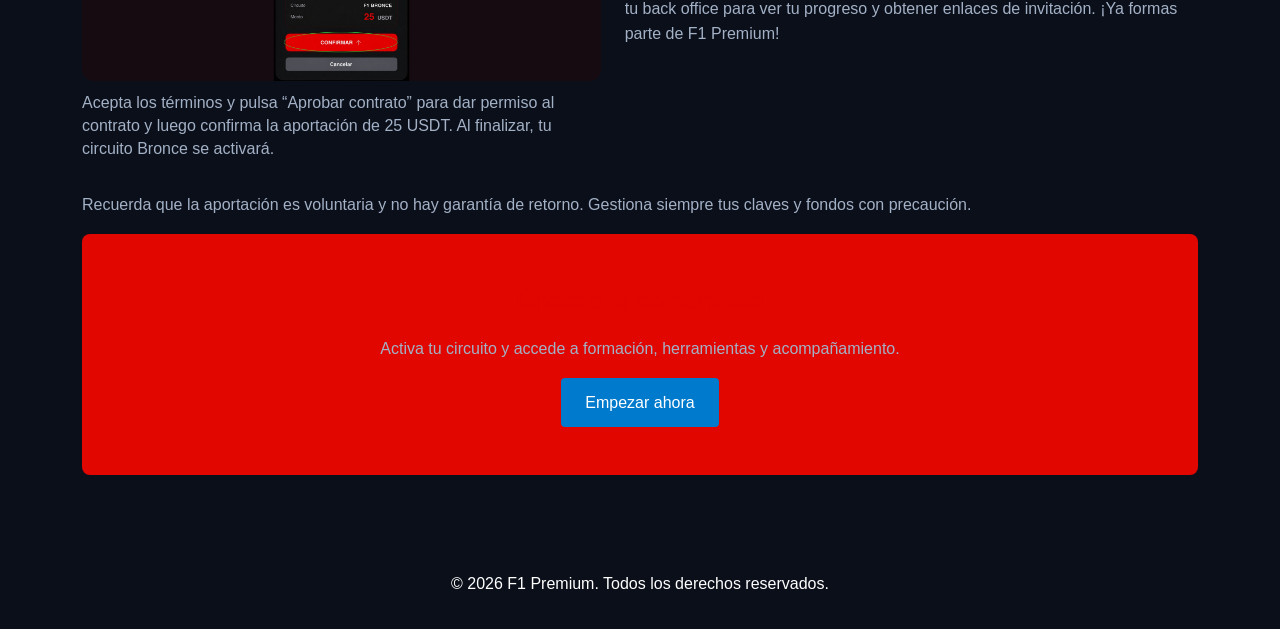
<file: register.html>
<!DOCTYPE html>
<html lang="es">
<head>
  <meta charset="UTF-8">
  <meta name="viewport" content="width=device-width, initial-scale=1.0">
  <title data-i18n="register.title">Cómo registrarse</title>
  <link rel="stylesheet" href="style.css">
  <link rel="stylesheet" href="responsive.css">
</head>
<body>
  <header>
    <div class="logo">
      <img src="logo-f1.png" alt="F1 Premium" class="logo-img">
      <span class="logo-text">F1 Premium</span>
    </div>
    <nav>
      <ul>
        <li><a href="index.html" data-i18n="nav.home">Inicio</a></li>
        <li><a href="about.html" data-i18n="nav.about">¿Qué es F1 Premium?</a></li>
        <li><a href="how-it-works.html" data-i18n="nav.how">Cómo funciona</a></li>
        <li><a href="wallet.html" data-i18n="nav.wallet">Configurar wallet</a></li> 
        <li><a href="register.html" data-i18n="nav.register">Registrarse</a></li>
        <li><a href="backoffice.html" data-i18n="nav.backoffice">Back Office</a></li>
        <li><a href="faq.html" data-i18n="nav.faq">Preguntas frecuentes</a></li>
        <li><a href="testimonials.html" data-i18n="nav.testimonials">Testimonios</a></li>
        <li><a href="legal.html" data-i18n="nav.legal">Aviso legal</a></li>
      </ul>
    </nav>
    <div class="language-selector">
      <select id="lang-select">
        <option value="es">ES</option>
        <option value="en">EN</option>
        <option value="fr">FR</option>
        <option value="de">DE</option>
        <option value="ar">AR</option>
        <option value="ro">RO</option>
      </select>
    </div>
  </header>

  <main class="content-page">
    <h1 data-i18n="register.title">Cómo registrarse</h1>
    <p data-i18n="register.intro">Para unirte a F1 Premium necesitas una invitación de tu patrocinador y una wallet de autocustodia compatible con opBNB.</p>
    
    <section class="register-steps">
      <article class="register-step">
        <div class="register-step-image">
          <img src="paste_link.png" alt="Enlace de invitación" loading="lazy">
          <p class="image-caption" data-i18n="register.step1.caption">Solicita a tu patrocinador el enlace de invitación y cópialo desde tu chat.</p>
        </div>
        <div class="register-step-content">
          <h3 data-i18n="register.step1.title">1. Consigue el enlace de invitación</h3>
          <p data-i18n="register.step1.desc">Pide a tu patrocinador que comparta contigo su enlace de acceso.</p>
        </div>
      </article>

      <article class="register-step">
        <div class="register-step-image">
          <img src="choose_wallet.png" alt="Fondos en la wallet" loading="lazy">
          <p class="image-caption" data-i18n="register.step2.caption">Comprueba que tu wallet dispone de al menos 25 USDT y una pequeña cantidad de BNB para pagar las comisiones.</p>
        </div>
        <div class="register-step-content">
          <h3 data-i18n="register.step2.title">2. Configura tu wallet</h3>
          <p data-i18n="register.step2.desc">Instala una wallet como SafePal y añade la red opBNB. Asegúrate de guardar tus claves de forma segura.</p>
        </div>
      </article>

      <article class="register-step">
        <div class="register-step-image">
          <img src="wallet_funds.png" alt="Explorar DApp" loading="lazy">
          <p class="image-caption" data-i18n="register.step3.caption">En la aplicación SafePal pulsa “Explorar” para abrir el buscador de DApps.</p>
        </div>
        <div class="register-step-content">
          <h3 data-i18n="register.step3.title">3. Añade fondos</h3>
          <p data-i18n="register.step3.desc">Carga tu wallet con USDT y BNB (para las comisiones de gas).</p>
        </div>
      </article>

      <article class="register-step">
        <div class="register-step-image">
          <img src="explore.png" alt="Pegar enlace" loading="lazy">
          <p class="image-caption" data-i18n="register.step4.caption">Pega el enlace de invitación en el cuadro de búsqueda y pulsa Enter.</p>
        </div>
        <div class="register-step-content">
          <h3 data-i18n="register.step4.title">4. Accede al enlace</h3>
          <p data-i18n="register.step4.desc">Abre el enlace de tu patrocinador y conecta tu wallet al contrato.</p>
        </div>
      </article>

      <article class="register-step">
        <div class="register-step-image">
          <img src="select_network.png" alt="Seleccionar red" loading="lazy">
          <p class="image-caption" data-i18n="register.step5.caption">Cambia de la red Ethereum predeterminada a opBNB/BNB Chain para que el contrato funcione.</p>
        </div>
        <div class="register-step-content">
          <h3 data-i18n="register.step5.title">5. Selecciona la red</h3>
          <p data-i18n="register.step5.desc">Selecciona la red opBNB o BNB Chain en la DApp.</p>
        </div>
      </article>

      <article class="register-step">
        <div class="register-step-image">
          <img src="connect_wallet.png" alt="Conectar" loading="lazy">
          <p class="image-caption" data-i18n="register.step6.caption">Haz clic en “Conectar” para enlazar tu wallet con la DApp.</p>
        </div>
        <div class="register-step-content">
          <h3 data-i18n="register.step6.title">6. Conecta tu wallet</h3>
          <p data-i18n="register.step6.desc">Elige SafePal como proveedor y concede permisos para conectar con el contrato.</p>
        </div>
      </article>

      <article class="register-step">
        <div class="register-step-image">
          <img src="contract_approval.png" alt="Elegir proveedor de wallet" loading="lazy">
          <p class="image-caption" data-i18n="register.step7.caption">Selecciona SafePal (u otra opción compatible) como proveedor de conexión.</p>
        </div>
        <div class="register-step-content">
          <h3 data-i18n="register.step7.title">7. Aprueba el contrato</h3>
          <p data-i18n="register.step7.desc">Confirma en tu wallet la aprobación del contrato para que pueda manejar tus tokens.</p>
        </div>
      </article>

      <article class="register-step">
        <div class="register-step-image">
          <img src="confirm_contribution.png" alt="Aprobar contrato" loading="lazy">
          <p class="image-caption" data-i18n="register.step8.caption">Acepta los términos y pulsa “Aprobar contrato” para dar permiso al contrato y luego confirma la aportación de 25 USDT. Al finalizar, tu circuito Bronce se activará.</p>
        </div>
        <div class="register-step-content">
          <h3 data-i18n="register.step8.title">8. Confirma tu aportación</h3>
          <p data-i18n="register.step8.desc">Autoriza la transacción de 25 USDT para activar el circuito Bronce y espera la confirmación en la blockchain.</p>
        </div>
      </article>
    </section>

    <p class="register-remark" data-i18n="register.remark"></p>

    <div class="cta">
      <h2 data-i18n="home.cta.title"></h2>
      <p data-i18n="home.cta.desc"></p>
      <div class="cta-buttons">
        <a href="register.html" data-i18n="home.cta.button"></a>
      </div>
    </div>
  </main>

  <footer>
    <p data-i18n="footer.text"></p>
  </footer>

  <script src="script.js"></script>
  <script src="romanian-fix.js"></script>
</body>
</html>
</file>
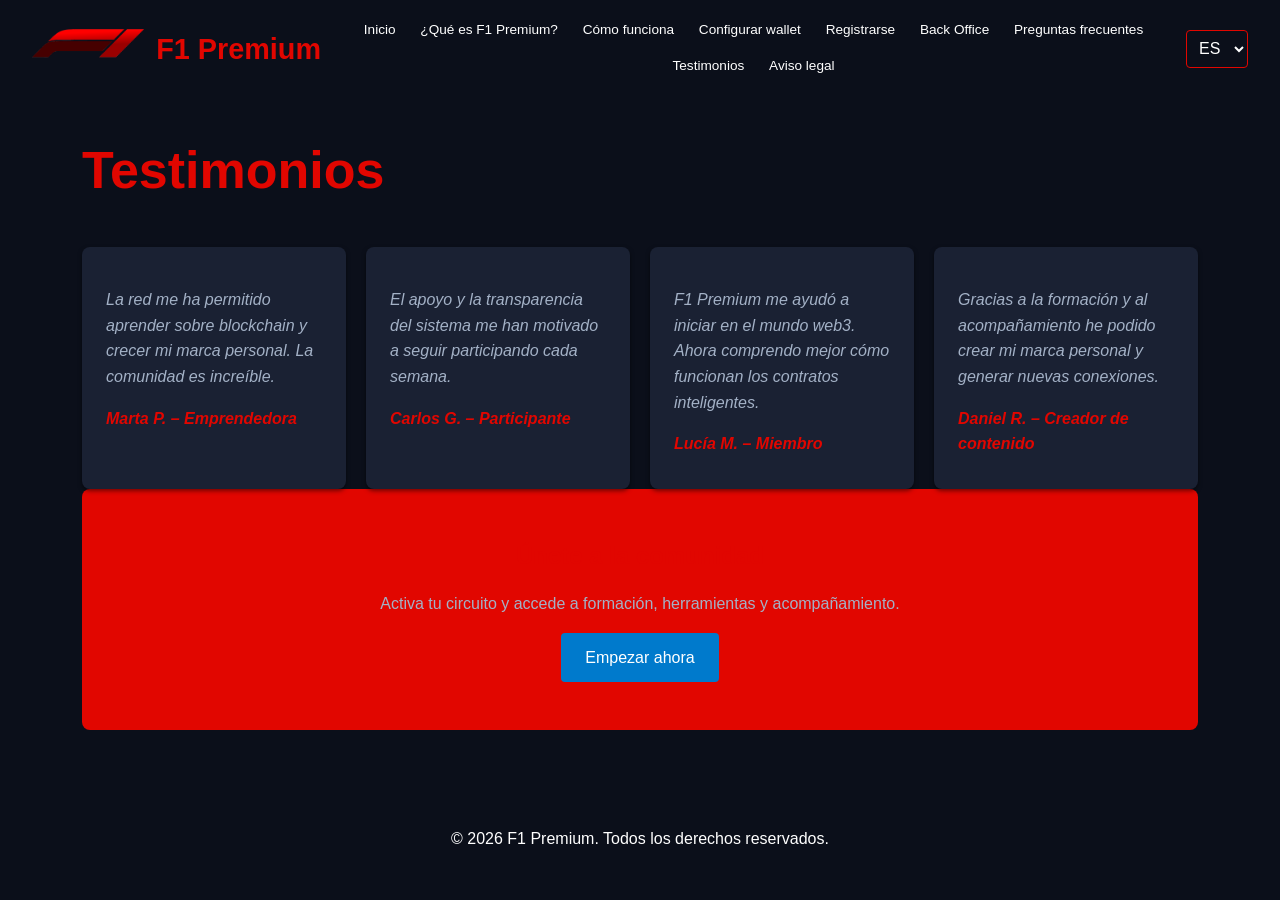
<file: testimonials.html>
<!DOCTYPE html>
<html lang="es">
<head>
  <meta charset="UTF-8">
  <meta name="viewport" content="width=device-width, initial-scale=1.0">
  <title data-i18n="testimonials.title">Testimonios</title>
  <link rel="stylesheet" href="style.css">
  <link rel="stylesheet" href="responsive.css">
</head>
<body>
  <header>
    <div class="logo">
      <img src="logo-f1.png" alt="F1 Premium" class="logo-img">
      <span class="logo-text">F1 Premium</span>
    </div>
    <nav>
      <ul>
        <li><a href="index.html" data-i18n="nav.home">Inicio</a></li>
        <li><a href="about.html" data-i18n="nav.about">¿Qué es F1 Premium?</a></li>
        <li><a href="how-it-works.html" data-i18n="nav.how">Cómo funciona</a></li>
        <li><a href="wallet.html" data-i18n="nav.wallet">Configurar wallet</a></li>
        <li><a href="register.html" data-i18n="nav.register">Registrarse</a></li>
        <li><a href="backoffice.html" data-i18n="nav.backoffice">Back Office</a></li>
        <li><a href="faq.html" data-i18n="nav.faq">Preguntas frecuentes</a></li>
        <li><a href="testimonials.html" data-i18n="nav.testimonials">Testimonios</a></li>
        <li><a href="legal.html" data-i18n="nav.legal">Aviso legal</a></li>
      </ul>
    </nav>
    <div class="language-selector">
      <select id="lang-select">
        <option value="es">ES</option>
        <option value="en">EN</option>
        <option value="fr">FR</option>
        <option value="de">DE</option>
        <option value="ar">AR</option>
        <option value="ro">RO</option>
      </select>
    </div>
  </header>

  <main class="content-page">
    <h1 data-i18n="testimonials.title"></h1>
    <div class="testimonials">
      <div class="testimonial-card">
        <p data-i18n="testimonial1.quote"></p>
        <p class="author"><span data-i18n="testimonial1.author"></span> – <span data-i18n="testimonial1.role"></span></p>
      </div>
      <div class="testimonial-card">
        <p data-i18n="testimonial2.quote"></p>
        <p class="author"><span data-i18n="testimonial2.author"></span> – <span data-i18n="testimonial2.role"></span></p>
      </div>
      <div class="testimonial-card">
        <p data-i18n="testimonial3.quote"></p>
        <p class="author"><span data-i18n="testimonial3.author"></span> – <span data-i18n="testimonial3.role"></span></p>
      </div>
      <div class="testimonial-card">
        <p data-i18n="testimonial4.quote"></p>
        <p class="author"><span data-i18n="testimonial4.author"></span> – <span data-i18n="testimonial4.role"></span></p>
      </div>
    </div>
    <!-- CTA after testimonials -->
    <div class="cta">
      <h2 data-i18n="home.cta.title"></h2>
      <p data-i18n="home.cta.desc"></p>
      <div class="cta-buttons">
        <a href="register.html" data-i18n="home.cta.button"></a>
      </div>
    </div>
  </main>

  <footer>
    <p data-i18n="footer.text"></p>
  </footer>

  <script src="script.js"></script>
  <script src="romanian-fix.js"></script>
</body>
</html>
</file>
<file: style.css>
/*
  F1 Premium Website Stylesheet
  This stylesheet defines the visual appearance of the F1 Premium website.
  The design uses a sober, corporate palette with dark headers, light
  backgrounds for content, and accent colours for interactive elements.
*/

:root {
  /* F1 Premium brand colours */
  --primary-color: #e10600; /* F1 red for headings and call‑to‑action */
  --secondary-color: #007acc; /* bright blue accent used in diagrams */
  --background-dark: #0b0f1a; /* deep navy background for the entire site */
  --background-light: #141a2b; /* slightly lighter panels */
  --card-background: #1a2133; /* cards and content panels */
  --text-light: #ffffff; /* primary text colour on dark backgrounds */
  --text-muted: #a3b1c6; /* muted text for secondary content */
}

body {
  margin: 0;
  font-family: "Segoe UI", "Helvetica Neue", Arial, sans-serif;
  line-height: 1.6;
  background-color: var(--background-dark);
  color: var(--text-light);
}

header {
  background-color: var(--background-dark);
  color: var(--text-light);
  padding: 1rem 2rem;
  display: flex;
  justify-content: space-between;
  align-items: center;
  flex-wrap: wrap;
}

header .logo {
  display: flex;
  align-items: center;
  font-size: 1.8rem;
  font-weight: bold;
}

/* Logo text spacing */
.logo-text {
  margin-left: 0.25rem;
  /* Use the primary brand colour for the logo text */
  color: var(--primary-color);
}

/* About page sections */
.about-section {
  margin-bottom: 2.5rem;
}

.about-section h1,
.about-section h2 {
  margin-bottom: 1rem;
  color: var(--primary-color);
}

.about-section p {
  margin-bottom: 1rem;
  line-height: 1.5;
  color: var(--text-light);
}

.image-row {
  display: flex;
  flex-wrap: wrap;
  gap: 1rem;
  margin-top: 1rem;
}

.image-row figure {
  flex: 1 1 45%;
  display: flex;
  flex-direction: column;
  align-items: center;
  justify-content: center;
  text-align: center;
}

.image-row img {
  max-width: 100%;
  border-radius: 8px;
  box-shadow: 0 2px 6px rgba(0,0,0,0.5);
}

.image-row figcaption {
  margin-top: 0.5rem;
  font-size: 0.9rem;
 color: var(--text-muted);
}

/* Generic content sections for detailed pages */
.how-section,
.backoffice-section {
  margin-bottom: 2.5rem;
}

.how-section h2,
.backoffice-section h2 {
  color: var(--primary-color);
  margin-bottom: 1rem;
}

.how-section p,
.backoffice-section p {
  color: var(--text-muted);
  margin-bottom: 0.75rem;
  line-height: 1.5;
}

/* Detail lists for circuits or similar */
.circuits-detail,
.backoffice-sections {
  display: flex;
  flex-wrap: wrap;
  gap: 1.5rem;
}

.circuits-detail .circuit-detail {
  flex: 1 1 250px;
  background-color: var(--background-light);
  padding: 1rem;
  border-left: 4px solid var(--primary-color);
  border-radius: 6px;
}

.circuits-detail .circuit-detail h3 {
  margin-top: 0;
  margin-bottom: 0.5rem;
  color: var(--primary-color);
}

.backoffice-section img {
  width: 100%;
  border-radius: 8px;
  box-shadow: 0 2px 6px rgba(0,0,0,0.5);
  margin-top: 1rem;
}

/* Values list */
.values-list {
  list-style: disc inside;
  padding-left: 1rem;
}

.values-list li {
  margin-bottom: 0.5rem;
  color: var(--text-light);
}

/* Logo image styling */
.logo-img {
  height: 40px;
  margin-right: 0.5rem;
  vertical-align: middle;
}

nav ul {
  list-style: none;
  margin: 0;
  padding: 0;
  display: flex;
  flex-wrap: wrap;
}

nav li {
  /* Reduce horizontal margin to prevent wrapping of the last item */
  margin: 0 0.4rem;
}

nav a {
  color: var(--text-light);
  text-decoration: none;
  /* Slightly smaller font-size and padding to keep the menu on a single line */
  font-size: 0.85rem;
  padding: 0.4rem 0.4rem;
  transition: color 0.3s, background-color 0.3s;
}

nav a:hover {
  background-color: var(--primary-color);
  color: var(--text-light);
  border-radius: 4px;
}

/* Language selector */
.language-selector {
  margin-left: 1rem;
}

.language-selector select {
  background-color: var(--background-dark);
  color: var(--text-light);
  border: 1px solid var(--primary-color);
  padding: 0.25rem 0.5rem;
  font-size: 1rem;
  border-radius: 4px;
}

main {
  padding: 2rem;
}

/* Hero section */
.hero {
  background-color: var(--background-dark);
  color: var(--text-light);
  padding: 6rem 2rem;
  text-align: center;
  position: relative;
  overflow: hidden;
}

/* Hero background image overlay */
.hero::before {
  content: "";
  position: absolute;
  top: 0;
  left: 0;
  width: 100%;
  height: 100%;
  background-size: cover;
  background-position: center;
  opacity: 0.3;
  z-index: -1;
}

.hero h1 {
  font-size: 3rem;
  margin-bottom: 1rem;
  line-height: 1.2;
}

.hero p {
  font-size: 1.2rem;
  margin-bottom: 2rem;
  max-width: 800px;
  margin-left: auto;
  margin-right: auto;
}

.hero .buttons {
  display: flex;
  justify-content: center;
  flex-wrap: wrap;
  gap: 1rem;
}

.hero .buttons a {
  background-color: var(--primary-color);
  color: var(--text-light);
  padding: 0.75rem 1.5rem;
  border-radius: 4px;
  text-decoration: none;
  font-size: 1rem;
  transition: background-color 0.3s;
  border: none;
}

.hero .buttons a:hover {
  background-color: #b71c1c;
}

/* Features section */
.features {
  display: flex;
  flex-wrap: wrap;
  gap: 1.5rem;
  margin-top: 4rem;
  margin-bottom: 4rem;
}

.feature-card {
  flex: 1 1 250px;
  background-color: var(--card-background);
  border-radius: 8px;
  padding: 1.5rem;
  box-shadow: 0 2px 4px rgba(0, 0, 0, 0.5);
}

.feature-card h3 {
  margin-top: 0;
  color: var(--primary-color);
  margin-bottom: 0.5rem;
}

.feature-card p {
  margin: 0;
}

/* Circuits section */
.circuits {
  background-color: var(--card-background);
  padding: 2rem;
  border-radius: 8px;
  box-shadow: 0 2px 4px rgba(0, 0, 0, 0.5);
  margin-bottom: 4rem;
}

.circuits h2 {
  margin-top: 0;
  color: var(--primary-color);
}

.circuits .circuit-list {
  display: flex;
  flex-wrap: wrap;
  gap: 1.5rem;
  margin-top: 1rem;
}

.circuit-item {
  flex: 1 1 250px;
  background-color: var(--background-light);
  border-left: 4px solid var(--primary-color);
  padding: 1rem;
  border-radius: 4px;
}

.circuit-item h3 {
  margin-top: 0;
  color: var(--primary-color);
  margin-bottom: 0.5rem;
}

/* Call to action section */
.cta {
  background-color: var(--primary-color);
  color: var(--text-light);
  text-align: center;
  padding: 3rem 2rem;
  border-radius: 8px;
  margin-bottom: 2rem;
}

.cta h2 {
  margin-top: 0;
  margin-bottom: 1rem;
}

.cta p {
  margin-bottom: 2rem;
  max-width: 700px;
  margin-left: auto;
  margin-right: auto;
}

.cta .cta-buttons a {
  background-color: var(--secondary-color);
  color: var(--text-light);
  padding: 0.75rem 1.5rem;
  border-radius: 4px;
  text-decoration: none;
  margin: 0 0.5rem;
  display: inline-block;
  transition: background-color 0.3s;
  border: none;
}

.cta .cta-buttons a:hover {
  background-color: #005c99;
}

/* Footer */
footer {
  background-color: var(--background-dark);
  color: var(--text-light);
  text-align: center;
  padding: 1rem;
}

/* Content pages (generic styles) */
.content-page h1 {
  color: var(--primary-color);
  margin-top: 0;
}

.content-page h2 {
  color: var(--primary-color);
}

.content-page p, .content-page li {
  font-size: 1rem;
  margin-bottom: 1rem;
  color: var(--text-muted);
}

.content-page ul {
  padding-left: 1.2rem;
}

.faq-item {
  margin-bottom: 1rem;
}

.faq-item h3 {
  cursor: pointer;
  margin: 0;
  padding: 0.5rem;
  background-color: var(--background-light);
  border-left: 4px solid var(--primary-color);
  border-radius: 4px;
  color: var(--text-light);
}

.faq-item p {
  display: none;
  margin: 0.5rem 0 0.5rem 0;
  padding: 0.5rem;
  background-color: var(--background-light);
  border-radius: 4px;
  box-shadow: 0 1px 3px rgba(0,0,0,0.4);
  color: var(--text-muted);
}

/* Testimonials */
.testimonials {
  display: flex;
  flex-wrap: wrap;
  gap: 1.5rem;
  margin-top: 2rem;
}

.testimonial-card {
  flex: 1 1 300px;
  background-color: var(--card-background);
  padding: 1.5rem;
  border-radius: 8px;
  box-shadow: 0 2px 4px rgba(0,0,0,0.5);
}

.testimonial-card p {
  font-style: italic;
  margin-bottom: 0.5rem;
}

.testimonial-card .author {
  font-weight: bold;
  color: var(--primary-color);
}

/* Responsive adjustments */
@media (max-width: 768px) {
  nav ul {
    flex-direction: column;
    align-items: flex-start;
  }
  nav li {
    margin: 0.5rem 0;
  }
  .hero h1 {
    font-size: 2rem;
  }
  .hero p {
    font-size: 1rem;
  }
  .features, .circuits .circuit-list, .testimonials {
    flex-direction: column;
  }
}

/* ---------------------------------------------------------------------------
   Navigation adjustments
   To ensure long menu items like "Contacto" do not wrap onto a second line, we
   override the default spacing and font sizing for the navigation links here.
   These rules appear at the end of the stylesheet to take precedence over
   earlier definitions. */
header nav li {
  margin: 0 0.6rem;
}
header nav a {
  font-size: 0.85rem;
  padding: 0.4rem 0.6rem;
}

/* Caption styles for manual images in registration and wallet pages */
.image-caption {
  font-size: 0.8rem;
  color: var(--text-muted);
  margin-top: 0.3rem;
}
/* ==========================================
   WALLET MANUAL
========================================== */

.wallet-manual{
    max-width:1400px;
    margin:40px auto;
    display:flex;
    flex-direction:column;
    gap:40px;
}

.manual-page{
    width:100%;
    background-color:var(--card-background);
    padding:15px;
    border-radius:12px;
    box-shadow:0 4px 15px rgba(0,0,0,.35);
}

.manual-page img{
    width:100%;
    height:auto;
    display:block;
    border-radius:8px;
}

@media (max-width:768px){

    .wallet-manual{
        gap:20px;
        margin:20px auto;
    }

    .manual-page{
        padding:8px;
    }

    main{
        padding:1rem;
    }

}
/* Corrección definitiva del logo en cabecera */
header .logo img.logo-img {
  height: 40px !important;
  width: auto !important;
  max-width: 120px !important;
  object-fit: contain !important;
  display: inline-block !important;
}
</file>
<file: responsive.css>
/*
  F1 Premium responsive layer
  This file is loaded after style.css on the main pages and corrects the layout
  for desktop, tablet and mobile without changing the visual identity.
*/

*,
*::before,
*::after {
  box-sizing: border-box;
}

html {
  -webkit-text-size-adjust: 100%;
  text-size-adjust: 100%;
  overflow-x: hidden;
}

body {
  overflow-x: hidden;
  min-width: 0;
}

img,
svg,
video,
canvas,
iframe {
  max-width: 100%;
  height: auto;
}

img {
  display: block;
}

a,
button,
select {
  touch-action: manipulation;
}

/* Header and navigation */
header {
  gap: 1rem;
  width: 100%;
}

header .logo {
  min-width: 0;
  flex: 0 0 auto;
}

.logo-text {
  white-space: nowrap;
}

header nav {
  flex: 1 1 720px;
  min-width: 0;
}

header nav ul {
  width: 100%;
  justify-content: center;
  align-items: center;
  gap: 0.35rem;
}

header nav li {
  margin: 0;
}

header nav a {
  display: block;
  white-space: nowrap;
  line-height: 1.25;
  border-radius: 6px;
}

.language-selector {
  flex: 0 0 auto;
  margin-left: 0;
}

.language-selector select {
  min-height: 38px;
}

/* General page rhythm */
main {
  width: 100%;
  max-width: 1480px;
  margin-inline: auto;
}

.content-page {
  max-width: 1180px;
  margin-inline: auto;
}

.hero {
  border-radius: 0 0 18px 18px;
}

.hero h1,
.content-page h1 {
  font-size: clamp(2rem, 5vw, 3.25rem);
}

.hero p,
.content-page p,
.content-page li {
  overflow-wrap: anywhere;
}

.hero .buttons,
.cta .cta-buttons {
  display: flex;
  justify-content: center;
  align-items: center;
  flex-wrap: wrap;
  gap: 0.85rem;
}

.hero .buttons a,
.cta .cta-buttons a {
  min-height: 44px;
  display: inline-flex;
  align-items: center;
  justify-content: center;
  text-align: center;
}

.features,
.circuits .circuit-list,
.circuits-detail,
.testimonials,
.image-row {
  display: grid;
  grid-template-columns: repeat(auto-fit, minmax(min(100%, 260px), 1fr));
  gap: 1.25rem;
}

.feature-card,
.circuit-item,
.circuits-detail .circuit-detail,
.testimonial-card,
.image-row figure {
  min-width: 0;
}

.circuits,
.cta,
.feature-card,
.testimonial-card,
.circuit-item,
.circuits-detail .circuit-detail,
.faq-item h3,
.faq-item p,
.manual-page,
.wallet-extra-captions {
  overflow-wrap: anywhere;
}

/* Register and wallet pages */
.register-steps {
  display: flex;
  flex-direction: column;
  gap: 2rem;
  width: 100%;
}

.register-step,
.wallet-step {
  display: grid;
  grid-template-columns: minmax(280px, 0.95fr) minmax(280px, 1.05fr);
  align-items: center;
  gap: 1.5rem;
  width: 100%;
  margin-bottom: 0;
}

.register-step-image,
.wallet-step-image,
.register-step-content,
.wallet-step-content {
  min-width: 0;
  max-width: 100%;
}

.register-step-image img,
.wallet-step-image img {
  width: 100%;
  max-width: 680px;
  height: auto;
  margin-inline: auto;
  border-radius: 12px;
}

.image-caption {
  font-size: clamp(0.82rem, 2vw, 0.95rem);
  color: var(--text-muted, #a3b1c6);
  margin-top: 0.6rem;
  line-height: 1.45;
}

.wallet-manual {
  width: 100%;
  max-width: 1320px;
  margin: clamp(1.25rem, 4vw, 2.5rem) auto;
  gap: clamp(1.25rem, 4vw, 2.5rem);
}

.manual-page {
  width: 100%;
  min-width: 0;
}

.manual-page img {
  width: 100%;
  height: auto;
  object-fit: contain;
}

.wallet-extra-captions {
  max-width: 100%;
}

.wallet-caption-list {
  padding-left: 1.25rem;
}

html[lang="ar"] .wallet-caption-list,
[dir="rtl"] .wallet-caption-list {
  padding-left: 0;
  padding-right: 1.25rem;
}

/* Tablet */
@media (max-width: 1100px) {
  header {
    justify-content: center;
    text-align: center;
  }

  header .logo {
    flex-basis: 100%;
    justify-content: center;
  }

  header nav {
    flex-basis: 100%;
    order: 3;
  }

  .language-selector {
    order: 2;
  }

  header nav ul {
    display: grid;
    grid-template-columns: repeat(auto-fit, minmax(135px, 1fr));
    gap: 0.45rem;
  }

  header nav a {
    border: 1px solid rgba(255, 255, 255, 0.08);
    background: rgba(255, 255, 255, 0.03);
    padding: 0.55rem 0.65rem;
    white-space: normal;
  }

  main {
    padding: 1.5rem;
  }

  .hero {
    padding: 4.5rem 1.5rem;
  }
}

/* Mobile */
@media (max-width: 768px) {
  header {
    padding: 0.9rem 0.85rem;
    gap: 0.75rem;
  }

  header .logo {
    font-size: 1.45rem;
  }

  header .logo img.logo-img {
    height: 34px !important;
    max-width: 96px !important;
  }

  header nav ul {
    grid-template-columns: repeat(2, minmax(0, 1fr));
  }

  header nav a {
    font-size: 0.82rem;
    padding: 0.55rem 0.45rem;
  }

  .language-selector select {
    font-size: 0.95rem;
    padding: 0.35rem 0.6rem;
  }

  main,
  .content-page {
    padding: 1rem;
  }

  .hero {
    padding: 3rem 1rem;
    border-radius: 0 0 14px 14px;
  }

  .hero h1,
  .content-page h1 {
    line-height: 1.12;
  }

  .hero p {
    font-size: 1rem;
  }

  .features,
  .circuits .circuit-list,
  .circuits-detail,
  .testimonials,
  .image-row {
    grid-template-columns: 1fr;
  }

  .circuits,
  .cta,
  .feature-card,
  .testimonial-card,
  .manual-page {
    padding: 1rem;
    border-radius: 12px;
  }

  .cta {
    padding: 2rem 1rem;
  }

  .hero .buttons a,
  .cta .cta-buttons a {
    width: 100%;
    max-width: 420px;
    margin: 0;
  }

  .register-step,
  .wallet-step {
    grid-template-columns: 1fr;
    gap: 1rem;
  }

  .register-step-content,
  .wallet-step-content {
    text-align: left;
  }

  html[lang="ar"] .register-step-content,
  html[lang="ar"] .wallet-step-content,
  [dir="rtl"] .register-step-content,
  [dir="rtl"] .wallet-step-content {
    text-align: right;
  }

  .wallet-manual {
    margin: 1rem auto;
    gap: 1.25rem;
  }

  .wallet-extra-captions {
    padding: 1rem;
  }
}

/* Very small phones */
@media (max-width: 420px) {
  header nav ul {
    grid-template-columns: 1fr;
  }

  header nav a {
    font-size: 0.9rem;
  }

  .logo-text {
    font-size: 1.25rem;
  }

  main,
  .content-page {
    padding: 0.75rem;
  }

  .hero {
    padding: 2.35rem 0.75rem;
  }

  .circuits,
  .cta,
  .feature-card,
  .testimonial-card,
  .manual-page {
    padding: 0.85rem;
  }
}
</file>
